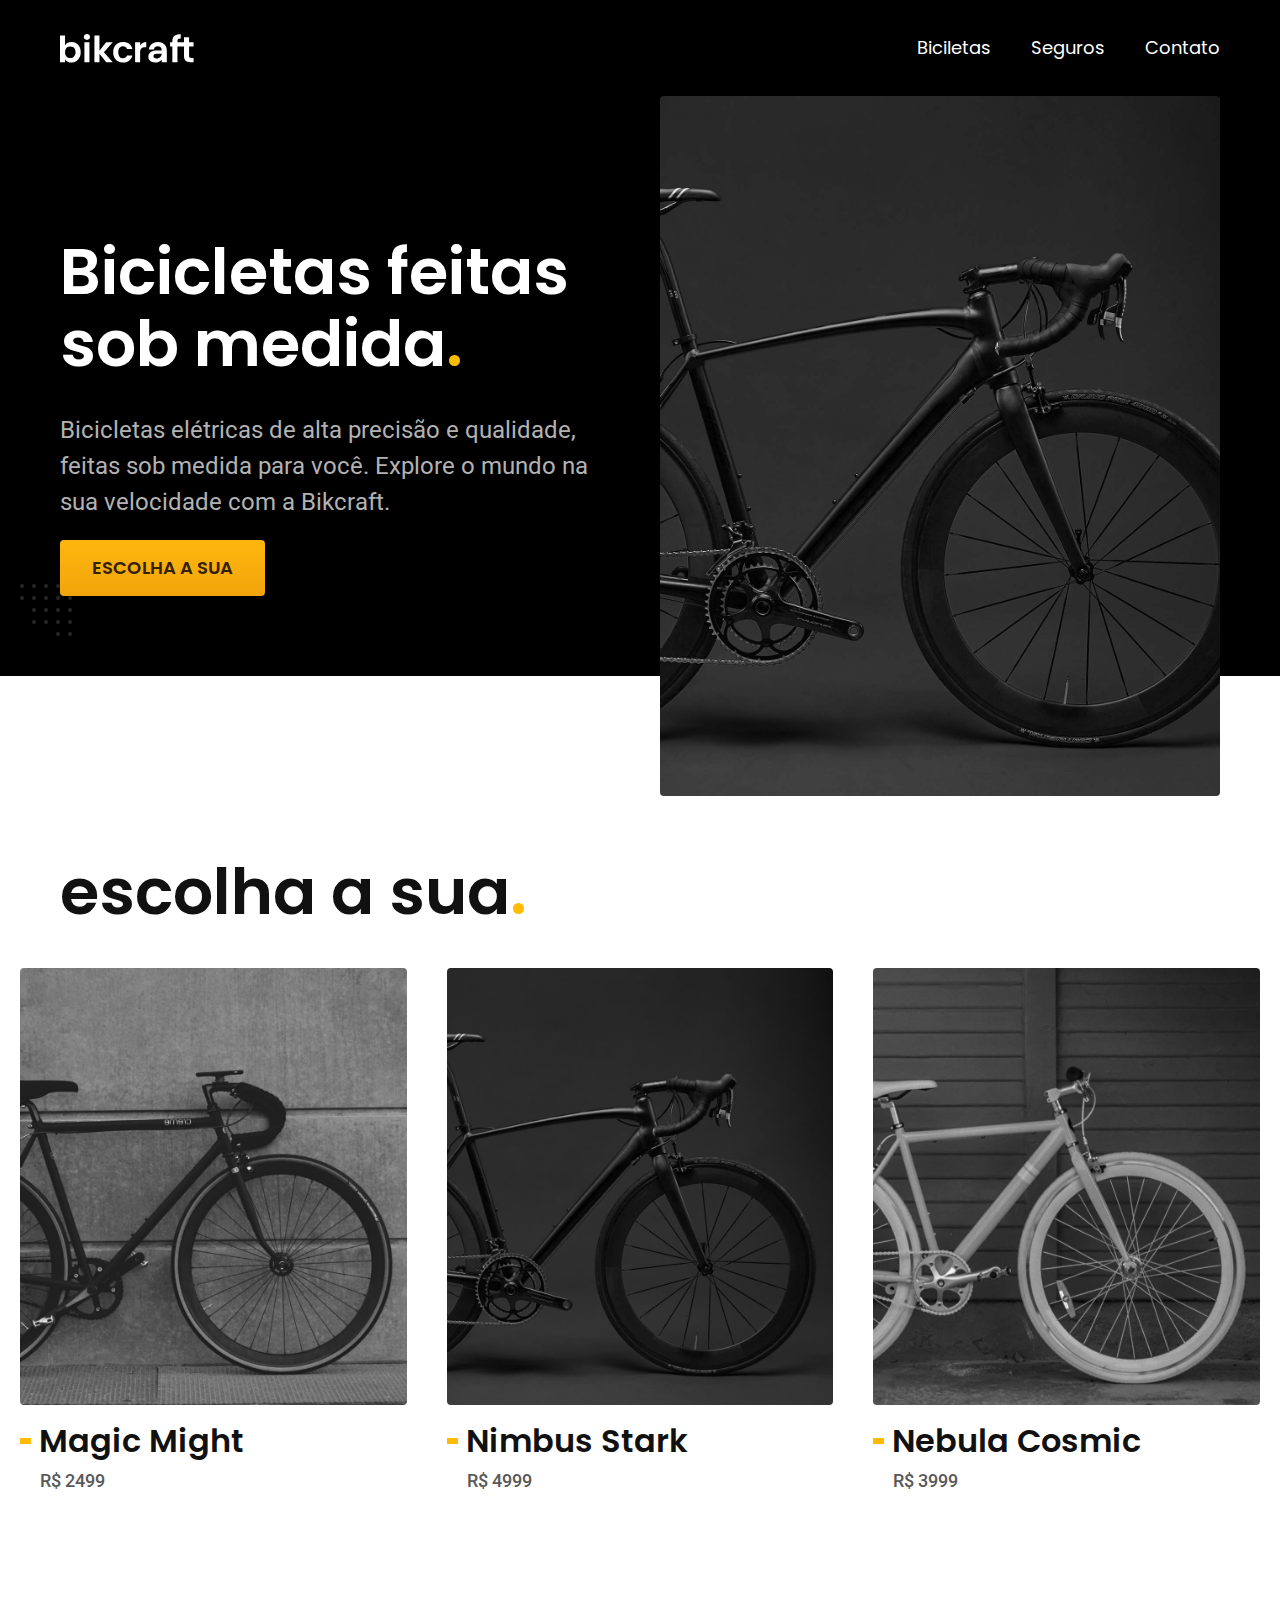
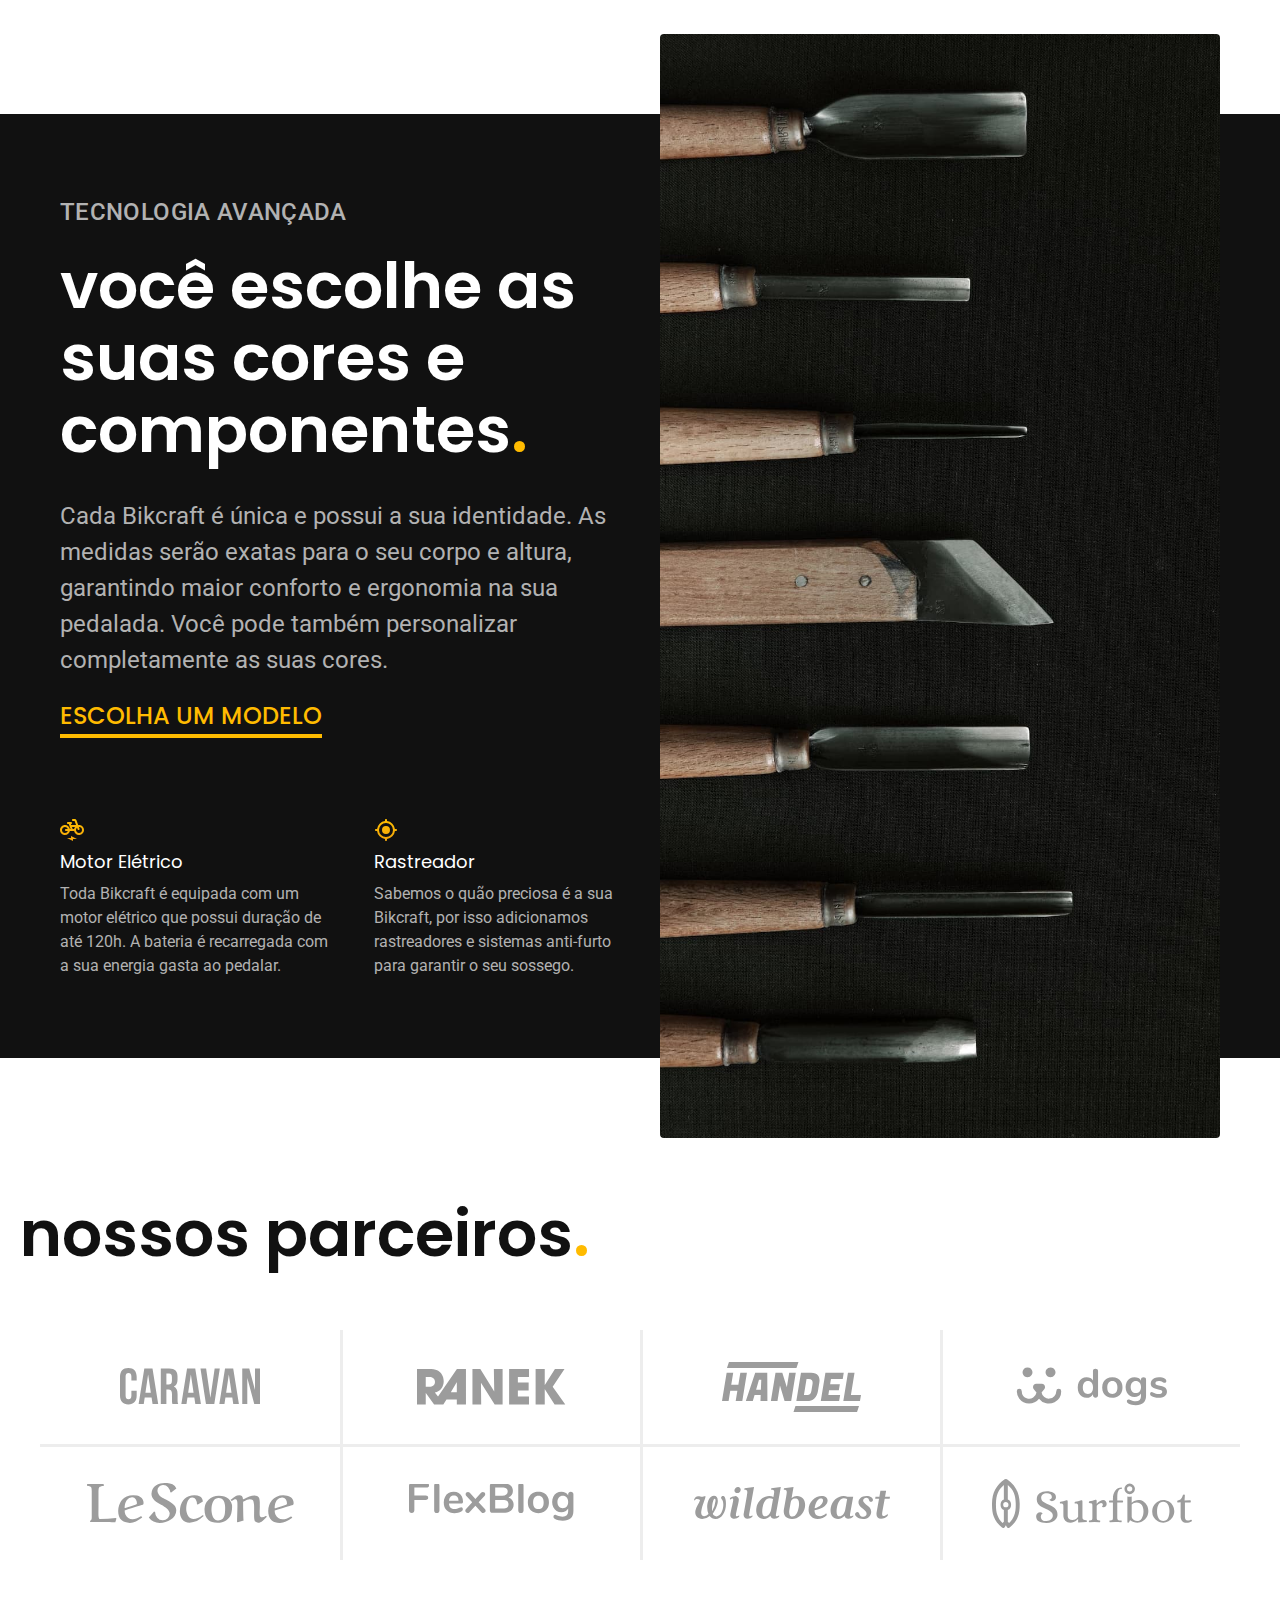
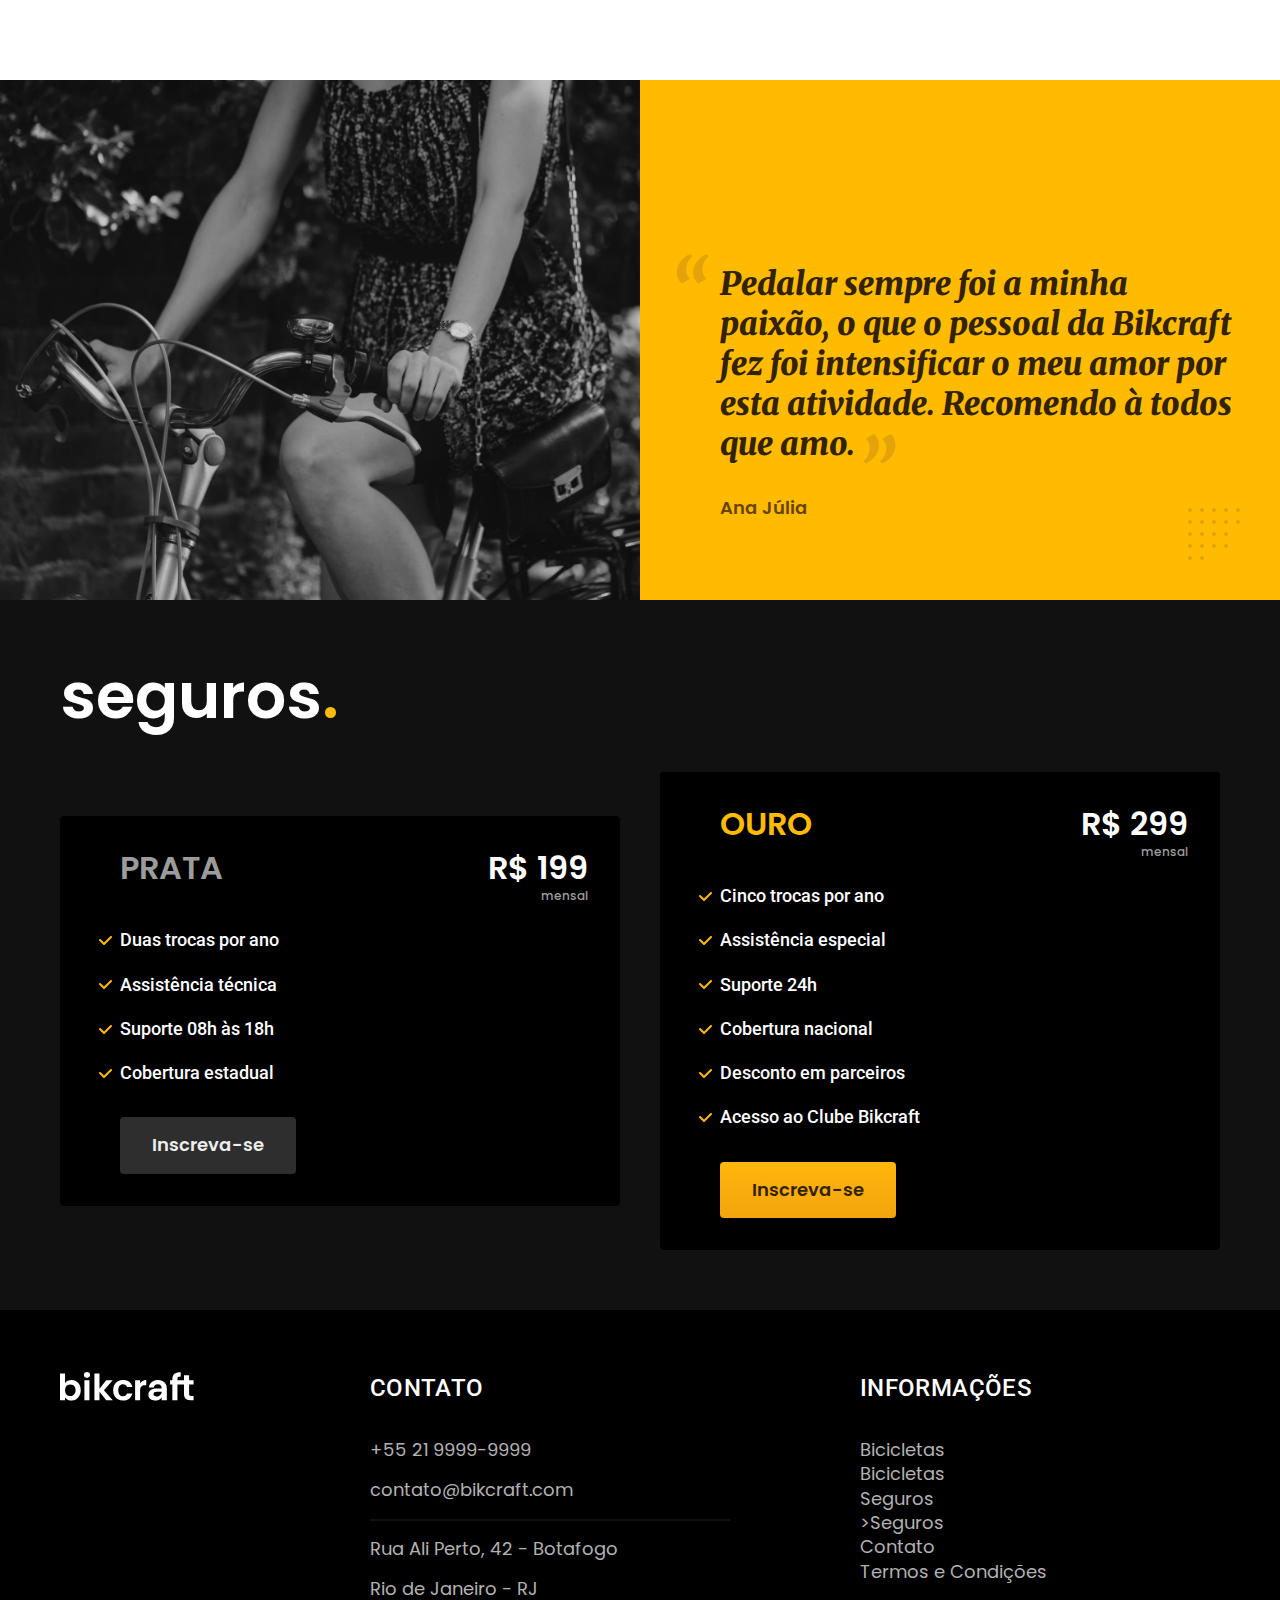
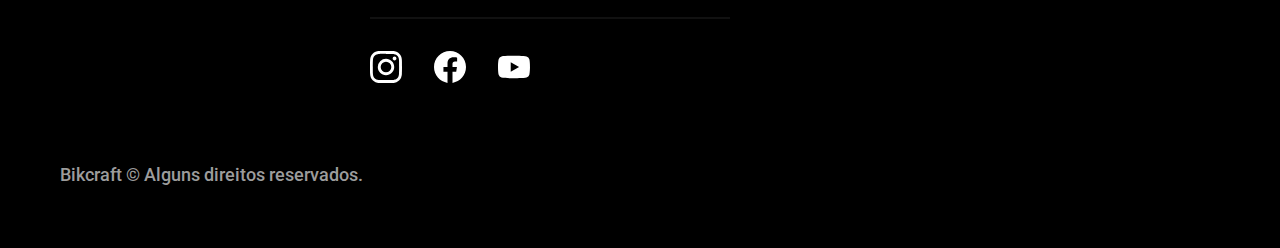
<file: index.html>
<!DOCTYPE html>
<html lang="pt-br">

<head>
  <meta charset="UTF-8" />
  <meta http-equiv="X-UA-Compatible" content="IE=edge" />
  <meta name="viewport" content="width=device-width, initial-scale=1.0" />
  <title>Bikecreaft - Biciletas Eletricas</title>
  <meta name="description"
    content="Bicicletas elétricas de alta precisão e qualidade,  feitas sob medida para o cliente. Explore o mundo na sua velocidade com a Bikcraft." />

  <link rel="icon" href="favicon.svg" type="image/svg+xml">
  <link rel="preload" href="css/style.min.css" as="style">
  <link rel="stylesheet" href="css/style.min.css" />
  <link rel="preconnect" href="https://fonts.googleapis.com" />
  <link rel="preconnect" href="https://fonts.gstatic.com" crossorigin />
  <link
    href="https://fonts.googleapis.com/css2?family=Merriweather:ital,wght@1,900&family=Poppins:wght@400;600&family=Roboto:wght@400;500&display=swap"
    rel="stylesheet" />
  <script>document.documentElement.classList.add('js');</script>
</head>

<body>
  <header class="header-bg">
    <div class="header-container container">
      <a href="index.html" class="brand">
        <img src="asseets/bikcraft.svg" width="136" height="32" alt="Bikecreaft" class="brand-logo" />
      </a>
      <nav aria-label="primaria" class="nav-bar">
        <ul class="heaeder-menu cor-0 font-1-m">
          <li class="header-links">
            <a href="bicicletas.html">Biciletas</a>
          </li>
          <li class="header-links"><a href="seguros.html">Seguros</a></li>
          <li class="header-links"><a href="contato.html">Contato</a></li>
        </ul>
      </nav>
    </div>
  </header>

  <main class="intro-bg">
    <div class="intro container">
      <div class="main-info">
        <p class="main-info-title font-1-xxl cor-0 fadeInDown" data-anime="200">
          Bicicletas feitas sob medida<span class="cor-p1">.</span>
        </p>
        <p class="main-info-txt font-2-l cor-5 fadeInDown" data-anime="400">
          Bicicletas elétricas de alta precisão e qualidade, feitas sob medida
          para você. Explore o mundo na sua velocidade com a Bikcraft.
        </p>
        <a href="bicicletas.html" class="info-bnt fadeInDown" data-anime="600">ESCOLHA A SUA</a>
      </div>
      <picture class="main-pic fadeInDown" data-anime="800">
        <source media="(max-width:800px)" srcset="asseets/bicicletas/nimbus.jpg">
        <img src="./asseets/fotos/introducao.jpg" alt="Bicicleta preta com motor elétrico" />
      </picture>
    </div>
  </main>

  <article class="bike-list">
    <h2 class="title-bike-list font-1-xxl container">
      escolha a sua<span class="cor-p1">.</span>
    </h2>
    <ul class="bike-list-container">
      <li class="bike-list-item">
        <a href="bicicletas/magic.html">
          <img src="asseets/bicicletas/magic-home.jpg" width="920" height="1040" alt="Magic Migth"
            class="bike-list-img" />
          <h3 class="bike-list-name font-1-xl">Magic Might</h3>
          <span class="bike-list-price font-2-m cor-8">R$ 2499</span>
        </a>
      </li>
      <li class="bike-list-item">
        <a href="bicicletas/ninbus.html">
          <img src="asseets/bicicletas/nimbus-home.jpg" width="920" height="1040" alt="Nimbus Stark"
            class="bike-list-img" />
          <h3 class="bike-list-name font-1-xl">Nimbus Stark</h3>
          <span class="bike-list-price font-2-m cor-8">R$ 4999</span>
        </a>
      </li>
      <li class="bike-list-item">
        <a href="bicicletas/nebula.html">
          <img src="asseets/bicicletas/nebula-home.jpg" width="920" height="1040" alt="Nebula Cosmic"
            class="bike-list-img" />
          <h3 class="bike-list-name font-1-xl">Nebula Cosmic</h3>
          <span class="bike-list-price font-2-m cor-8">R$ 3999</span>
        </a>
      </li>
    </ul>
  </article>

  <article id="tecnologia-bg">
    <div class="tecnologia container">
      <div class="container-left">
        <div class="tecnologia-info">
          <span class="tecnologia-info-vantagens font-2-l-b cor-5">Tecnologia Avançada</span>
          <h2 class="tecnologia-info-title font-1-xxl cor-0">
            você escolhe as<br />suas cores e<br />componentes<span class="cor-p1">.</span>
          </h2>
          <p class="tecnologia-info-txt font-2-l cor-5">
            Cada Bikcraft é única e possui a sua identidade. As medidas serão
            exatas para o seu corpo e altura, garantindo maior conforto e
            ergonomia na sua pedalada. Você pode também personalizar
            completamente as suas cores.
          </p>
          <a class="link" href="./bicicletas.html">Escolha um modelo</a>
        </div>
        <div class="tecnologia-vantagens">
          <div class="tecnologia-vantagens-boxes">
            <img src="./asseets/icones/eletrica.svg" alt="icone" width="24" height="24" />
            <h3 class="tecnologia-vantagens-title font-1-m cor-0">
              Motor Elétrico
            </h3>
            <p class="tecnologia-vantagens-txt font-2-s cor-5">
              Toda Bikcraft é equipada com um motor elétrico que possui
              duração de até 120h. A bateria é recarregada com a sua energia
              gasta ao pedalar.
            </p>
          </div>
          <div class="tecnologia-vantagens-boxes">
            <img src="./asseets/icones/rastreador.svg" alt="icone" width="24" height="24" />
            <h3 class="tecnologia-vantagens-title font-1-m cor-0">
              Rastreador
            </h3>
            <p class="tecnologia-vantagens-txt font-2-s cor-5">
              Sabemos o quão preciosa é a sua Bikcraft, por isso adicionamos
              rastreadores e sistemas anti-furto para garantir o seu sossego.
            </p>
          </div>
        </div>
      </div>
      <picture class="container-rigth">
        <img src="asseets/fotos/tecnologia.jpg" width="1200" height="1920" alt="tecnologia" />
      </picture>
    </div>
  </article>

  <section id="parceiros-bg" aria-label="Nossos Parceiros">
    <div class="parceiros">
      <div class="container-top">
        <h3 class="parceiros-title font-1-xxl">
          nossos parceiros<span class="cor-p1">.</span>
        </h3>
      </div>
      <ul class="container-bottom">
        <li class="paceiros-img">
          <img src="asseets/parceiros/caravan.svg" width="140" height="38" alt="parceiros" />
        </li>
        <li class="paceiros-img">
          <img src="asseets/parceiros/ranek.svg" width="149" height="36" alt="parceiros" />
        </li>
        <li class="paceiros-img">
          <img src="asseets/parceiros/handel.svg" width="139" height="50" alt="parceiros" />
        </li>
        <li class="paceiros-img">
          <img src="asseets/parceiros/dogs.svg" width="152" height="39" alt="parceiros" />
        </li>
        <li class="paceiros-img">
          <img src="asseets/parceiros/lescone.svg" width="208" height="51" alt="parceiros" />
        </li>
        <li class="paceiros-img">
          <img src="asseets/parceiros/flexblog.svg" width="165" height="38" alt="parceiros" />
        </li>
        <li class="paceiros-img">
          <img src="asseets/parceiros/wildbeast.svg" width="196" height="34" alt="parceiros" />
        </li>
        <li class="paceiros-img">
          <img src="asseets/parceiros/surfbot.svg" width="200" height="49" alt="parceiros" />
        </li>
      </ul>
    </div>
  </section>

  <section id="depoimento" aria-label="Depoimento">
    <div class="depoimento-left">
      <img src="asseets/fotos/depoimento.jpg" width="1560" height="1360" alt="Pessoa pedalando uma bicicleta bikecraft"
        class="depoimento-tmg" />
    </div>
    <div class="depoimento-rigth">
      <blockquote class="font-1-xl cor-p5 depoimento-txt-top">
        <p class="depoimento-txt-top">
          Pedalar sempre foi a minha paixão, o que o pessoal da Bikcraft fez
          foi intensificar o meu amor por esta atividade. Recomendo à todos
          que amo.
        </p>
      </blockquote>
      <span class="depoimento-txt-bottom font-1-m-b cor-p4">Ana Júlia</span>
    </div>
  </section>

  <article id="seguros-bg" aria-label="Seguros">
    <div class="seguros container">
      <h2 class="seguros-title font-1-xxl cor-0">
        seguros<span class="cor-p1">.</span>
      </h2>
      <div class="tipos-seguros">
        <h3 class="font-1-xl cor-6">PRATA</h3>
        <span class="font-1-xl cor-0">R$ 199 <span class="font-1-xs cor-6">mensal</span></span>
        <ul class="seguro-item font-2-m cor-0">
          <li class="seguro-item-lista">Duas trocas por ano</li>
          <li class="seguro-item-lista">Assistência técnica</li>
          <li class="seguro-item-lista">Suporte 08h às 18h</li>
          <li class="seguro-item-lista">Cobertura estadual</li>
        </ul>
        <a class="info-bnt secundario" href="./orcamento.html?tipo=seguro&produto=prata">Inscreva-se</a>
      </div>
      <div class="tipos-seguros">
        <h3 class="font-1-xl cor-p1">OURO</h3>
        <span class="font-1-xl cor-0">R$ 299 <span class="font-1-xs cor-6">mensal</span></span>
        <ul class="seguro-item font-2-m cor-0">
          <li class="seguro-item-lista">Cinco trocas por ano</li>
          <li class="seguro-item-lista">Assistência especial</li>
          <li class="seguro-item-lista">Suporte 24h</li>
          <li class="seguro-item-lista">Cobertura nacional</li>
          <li class="seguro-item-lista">Desconto em parceiros</li>
          <li class="seguro-item-lista">Acesso ao Clube Bikcraft</li>
        </ul>
        <a class="info-bnt" href="./orcamento.html?tipo=seguro&produto=prata">Inscreva-se</a>
      </div>
    </div>
  </article>

  <footer id="footer-bg">
    <div class="footer container">
      <img src="asseets/bikcraft.svg" width="136" height="32" class="footer-logo-img" alt="bickecraft">
      <div class="footer-container-contato">
        <h3 class="font-2-l-b cor-0">Contato</h3>
        <ul class="font-1-m cor-5 txt">
          <li>+55 21 9999-9999</li>
          <li>contato@bikcraft.com</li>
          <li>Rua Ali Perto, 42 - Botafogo</li>
          <li>Rio de Janeiro - RJ</li>
        </ul>
        <div class="footer-redes">
          <a href="./"><img src="./asseets//redes/instagram.svg" alt="Instagram" width="32" height="32"></a>
          <a href="./"><img src="./asseets//redes/facebook.svg" alt="Facebook" width="32" height="32"></a>
          <a href="./"><img src="./asseets/redes/youtube.svg" alt="Youtube" width="32" height="32"></a>
        </div>
      </div>
      <div class="footer-container-informacoes">
        <h3 class="font-2-l-b cor-0">Informações</h3>
        <nav class="font-1-m cor-5 txt">
          <ul>
            <li><a href="bicicletas.html">Bicicletas</a></li>
            <li <ul>
            <li><a href="./bicicletas.html">Bicicletas</a></li>
            <li><a href="./seguros.html">Seguros</a></li>><a href="seguros.html">Seguros</a></li>
            <li><a href="contato.html">Contato</a></li>
            <li><a href="termos.html">Termos e Condições</a></li>
          </ul>
        </nav>
      </div>
      <p class="font-2-m cor-6 footer-copy">Bikcraft © Alguns direitos reservados.</p>
    </div>
  </footer>
  <script src="js/plugins/simple-anime.js"></script>
  <script src="./js/script.js"></script>
</body>

</html>
</file>
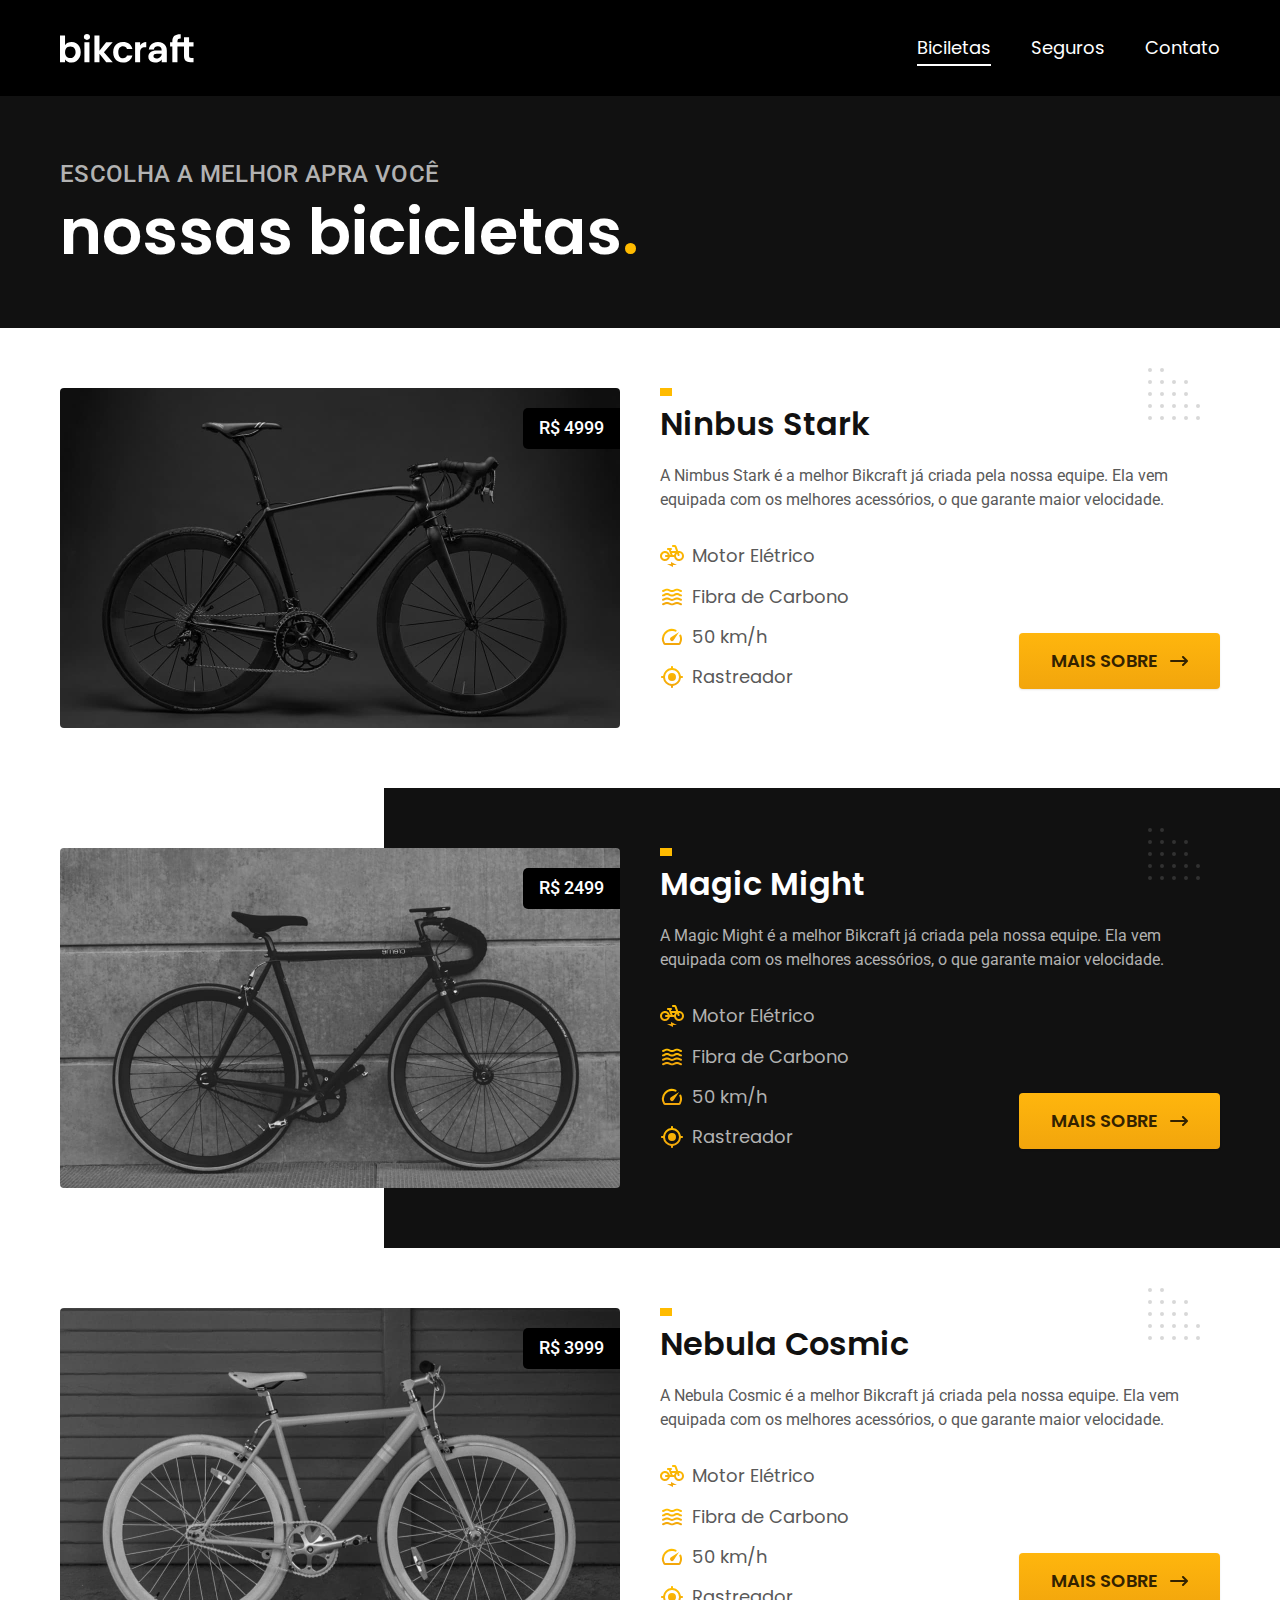
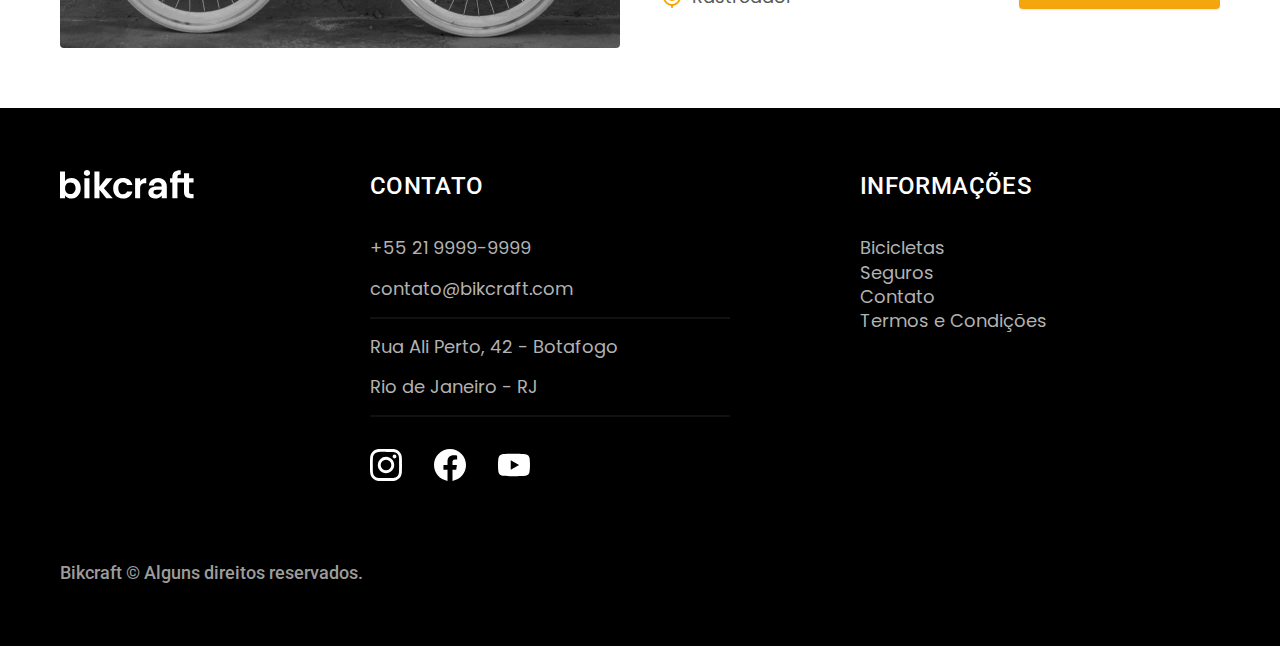
<file: bicicletas.html>
<!DOCTYPE html>
<html lang="pt-br">

<head>
  <meta charset="UTF-8" />
  <meta http-equiv="X-UA-Compatible" content="IE=edge" />
  <meta name="viewport" content="width=device-width, initial-scale=1.0" />
  <title>Biciletas | Bikecreaft</title>
  <meta name="description" content="bicicletas." />
  <link rel="icon" href="favicon.svg" type="image/svg+xml">
  <link rel="preload" href="css/style.min.css" as="style" />
  <link rel="preload" href="css/style.min.css" as="style">
  <link rel="stylesheet" href="css/style.min.css" />
  <link rel="preconnect" href="https://fonts.googleapis.com" />
  <link rel="preconnect" href="https://fonts.gstatic.com" crossorigin />
  <link
    href="https://fonts.googleapis.com/css2?family=Merriweather:ital,wght@1,900&family=Poppins:wght@400;600&family=Roboto:wght@400;500&display=swap"
    rel="stylesheet" />
  <script>document.documentElement.classList.add('js');</script>
</head>

<body>
  <header class="header-bg">
    <div class="header-container container">
      <a href="index.html" class="brand">
        <img src="asseets/bikcraft.svg" alt="Bikecreaft" class="brand-logo" />
      </a>
      <nav aria-label="primaria" class="nav-bar">
        <ul class="heaeder-menu cor-0 font-1-m">
          <li class="header-links">
            <a href="bicicletas.html">Biciletas</a>
          </li>
          <li class="header-links"><a href="seguros.html">Seguros</a></li>
          <li class="header-links"><a href="contato.html">Contato</a></li>
        </ul>
      </nav>
    </div>
  </header>

  <main id="bicicletas">
    <div class="container-top-bg">
      <div class="container-top-titulo container">
        <p class="font-2-l-b cor-5">ESCOLHA A MELHOR APRA VOCÊ</p>
        <h1 class="font-1-xxl cor-0">
          nossas bicicletas<span class="cor-p1">.</span>
        </h1>
      </div>
    </div>

    <div class="bicicletas-container container">
      <div class="bicicleta-container-img">
        <img src="asseets/bicicletas/nimbus.jpg" alt="Bicicleta preta" />
        <span class="font-2-m cor-0">R$ 4999</span>
      </div>
      <div class="bicicleta-container-txt">
        <h2 class="font-1-xl">Ninbus Stark</h2>
        <p class="font-2-s cor-8">
          A Nimbus Stark é a melhor Bikcraft já criada pela nossa equipe. Ela
          vem equipada com os melhores acessórios, o que garante maior
          velocidade.
        </p>
        <ul class="bicicleta-container-info font-1-m cor-8">
          <li>
            <img src="asseets/icones/eletrica.svg" alt="img-motor" />
            <span>Motor Elétrico</span>
          </li>
          <li>
            <img src="asseets/icones/carbono.svg" alt="img-Fibra" />
            <span>Fibra de Carbono</span>
          </li>
          <li>
            <img src="asseets/icones/velocidade.svg" alt="img-velociade" />
            <span>50 km/h</span>
          </li>
          <li>
            <img src="asseets/icones/rastreador.svg" alt="img-Rastreador" />
            <span>Rastreador</span>
          </li>
        </ul>
        <a class="info-bnt seta" href="bicicletas/ninbus.html">MAIS SOBRE</a>
      </div>
    </div>

    <div class="bicicletas-bg">
      <div class="bicicletas-container container">
        <div class="bicicleta-container-img">
          <img src="asseets/bicicletas/magic.jpg" alt="Bicicleta preta" />
          <span class="font-2-m cor-0">R$ 2499</span>
        </div>
        <div class="bicicleta-container-txt">
          <h2 class="font-1-xl cor-0">Magic Might</h2>
          <p class="font-2-s cor-5">
            A Magic Might é a melhor Bikcraft já criada pela nossa equipe. Ela
            vem equipada com os melhores acessórios, o que garante maior
            velocidade.
          </p>
          <ul class="bicicleta-container-info font-1-m cor-5">
            <li>
              <img src="asseets/icones/eletrica.svg" alt="img-motor" />
              <span>Motor Elétrico</span>
            </li>
            <li>
              <img src="asseets/icones/carbono.svg" alt="img-Fibra" />
              <span>Fibra de Carbono</span>
            </li>
            <li>
              <img src="asseets/icones/velocidade.svg" alt="img-velociade" />
              <span>50 km/h</span>
            </li>
            <li>
              <img src="asseets/icones/rastreador.svg" alt="img-Rastreador" />
              <span>Rastreador</span>
            </li>
          </ul>
          <a class="info-bnt seta" href="bicicletas/magic.html">MAIS SOBRE</a>
        </div>
      </div>
    </div>

    <div class="bicicletas-container container">
      <div class="bicicleta-container-img">
        <img src="asseets/bicicletas/nebula.jpg" alt="Bicicleta preta" />
        <span class="font-2-m cor-0">R$ 3999</span>
      </div>
      <div class="bicicleta-container-txt">
        <h2 class="font-1-xl">Nebula Cosmic</h2>
        <p class="font-2-s cor-8">
          A Nebula Cosmic é a melhor Bikcraft já criada pela nossa equipe. Ela
          vem equipada com os melhores acessórios, o que garante maior
          velocidade.
        </p>
        <ul class="bicicleta-container-info font-1-m cor-8">
          <li>
            <img src="asseets/icones/eletrica.svg" alt="img-motor" />
            <span>Motor Elétrico</span>
          </li>
          <li>
            <img src="asseets/icones/carbono.svg" alt="img-Fibra" />
            <span>Fibra de Carbono</span>
          </li>
          <li>
            <img src="asseets/icones/velocidade.svg" alt="img-velociade" />
            <span>50 km/h</span>
          </li>
          <li>
            <img src="asseets/icones/rastreador.svg" alt="img-Rastreador" />
            <span>Rastreador</span>
          </li>
        </ul>
        <a class="info-bnt seta" href="bicicletas/nebula.html">MAIS SOBRE</a>
      </div>
    </div>
  </main>

  <footer id="footer-bg">
    <div class="footer container">
      <img src="asseets/bikcraft.svg" class="footer-logo-img" alt="bickecraft" />
      <div class="footer-container-contato">
        <h3 class="font-2-l-b cor-0">Contato</h3>
        <ul class="font-1-m cor-5 txt">
          <li>+55 21 9999-9999</li>
          <li>contato@bikcraft.com</li>
          <li>Rua Ali Perto, 42 - Botafogo</li>
          <li>Rio de Janeiro - RJ</li>
        </ul>
        <div class="footer-redes">
          <a href="./"><img src="./asseets//redes/instagram.svg" alt="Instagram" width="32" height="32" /></a>
          <a href="./"><img src="./asseets//redes/facebook.svg" alt="Facebook" width="32" height="32" /></a>
          <a href="./"><img src="./asseets/redes/youtube.svg" alt="Youtube" width="32" height="32" /></a>
        </div>
      </div>
      <div class="footer-container-informacoes">
        <h3 class="font-2-l-b cor-0">Informações</h3>
        <nav class="font-1-m cor-5 txt">
          <ul>
            <li><a href="bicicletas.html">Bicicletas</a></li>
            <li><a href="seguros.html">Seguros</a></li>
            <li><a href="contato.html">Contato</a></li>
            <li><a href="termos.html">Termos e Condições</a></li>
          </ul>
        </nav>
      </div>
      <p class="font-2-m cor-6 footer-copy">
        Bikcraft © Alguns direitos reservados.
      </p>
    </div>
  </footer>
  <script src="./js/script.js"></script>
</body>

</html>
</file>
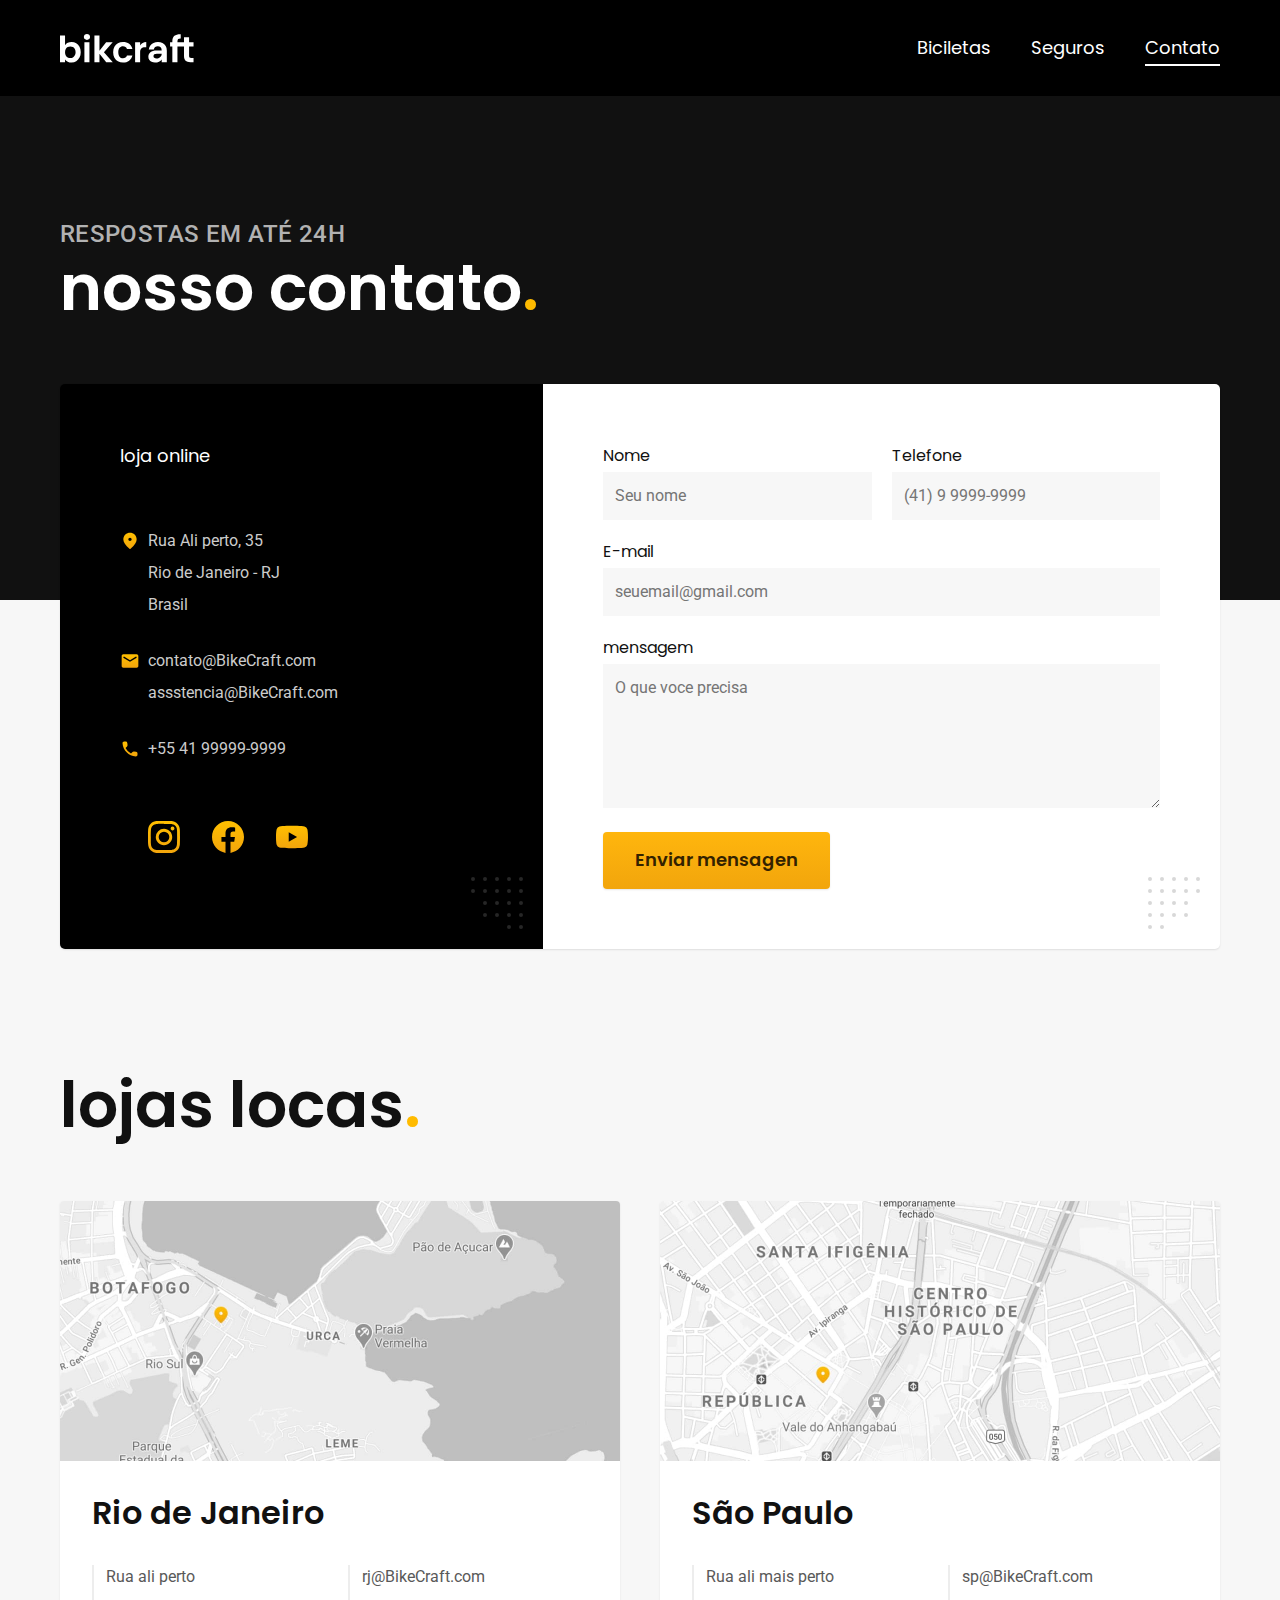
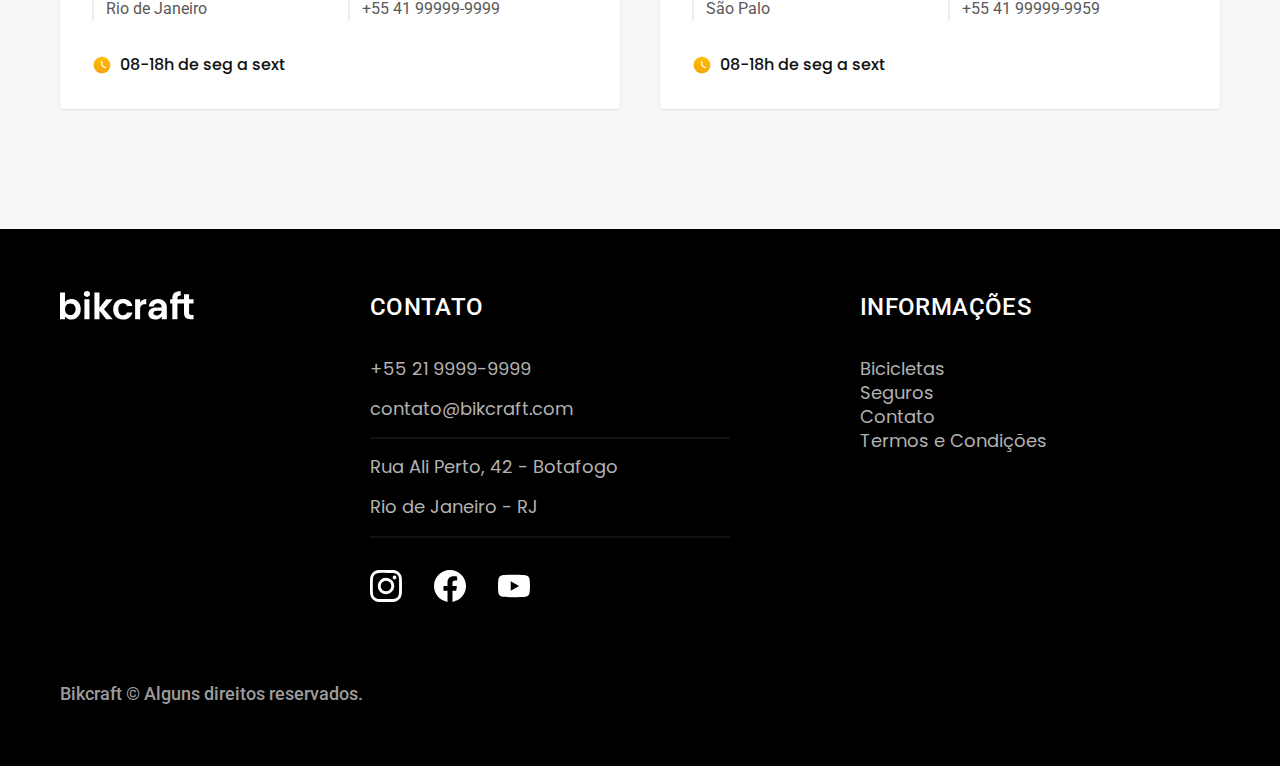
<file: contato.html>
<!DOCTYPE html>
<html lang="pt-br">

<head>
  <meta charset="UTF-8" />
  <meta http-equiv="X-UA-Compatible" content="IE=edge" />
  <meta name="viewport" content="width=device-width, initial-scale=1.0" />
  <title>Contato</title>
  <meta name="description" content="Contato BikeCraft" />
  <link rel="icon" href="favicon.svg" type="image/svg+xml">
  <link rel="preload" href="css/style.min.css" as="style" />
  <link rel="preload" href="css/style.min.css" as="style">
  <link rel="stylesheet" href="css/style.min.css" />
  <link rel="preconnect" href="https://fonts.googleapis.com" />
  <link rel="preconnect" href="https://fonts.gstatic.com" crossorigin />
  <link
    href="https://fonts.googleapis.com/css2?family=Merriweather:ital,wght@1,900&family=Poppins:wght@400;600&family=Roboto:wght@400;500&display=swap"
    rel="stylesheet" />
  <script>document.documentElement.classList.add('js');</script>
</head>

<body id="contato">
  <header class="header-bg">
    <div class="header-container container">
      <a href="index.html" class="brand">
        <img src="asseets/bikcraft.svg" alt="Bikecreaft" class="brand-logo" />
      </a>
      <nav aria-label="primaria" class="nav-bar">
        <ul class="heaeder-menu cor-0 font-1-m">
          <li class="header-links">
            <a href="bicicletas.html">Biciletas</a>
          </li>
          <li class="header-links"><a href="seguros.html">Seguros</a></li>
          <li class="header-links"><a href="contato.html">Contato</a></li>
        </ul>
      </nav>
    </div>
  </header>

  <main>
    <div class="container-top-bg">
      <div class="titulo-bg">
        <p class="font-2-l-b cor-5">Respostas em até 24h</p>
        <h1 class="font-1-xxl cor-0">
          nosso contato<span class="cor-p1">.</span>
        </h1>
      </div>
    </div>
    <div class="main-contaienr container">
      <section class="endereço-container" aria-label="endereço">
        <div class="title-contaienr">
          <p class="font-1-m cor-0">loja online</p>
        </div>
        <div class="endereço-contaienr font-2-s cor-4">
          <p class="">Rua Ali perto, 35</p>
          <p class="">Rio de Janeiro - RJ</p>
          <p class="">Brasil</p>
        </div>
        <address class="meios-contato font-2-s cor-4">
          <a href="mailto:contato@BikeCraft.com">contato@BikeCraft.com</a>
          <a href="mailto:assstencia@BikeCraft.com">assstencia@BikeCraft.com</a>
          <a href="tel:+554199999999">+55 41 99999-9999</a>
        </address>

        <div class="redes-contaienr">
          <a href="./"><img src="./asseets//redes/instagram-p.svg" alt="Instagram" width="32" height="32" /></a>
          <a href="./"><img src="./asseets//redes/facebook-p.svg" alt="Facebook" width="32" height="32" /></a>
          <a href="./"><img src="./asseets/redes/youtube-p.svg" alt="Youtube" width="32" height="32" /></a>
        </div>
      </section>

      <section aria-label="formulario" class="formulario-contaienr">
        <form action="./contato.html" class="info-formulario">
          <div class="nome">
            <label for="Nome">Nome</label>
            <input type="text" id="Nome" name="Name" placeholder="Seu nome" />
          </div>
          <div class="telefone">
            <label for="Telefone">Telefone</label>
            <input type="text" id="Telefone" name="Name" placeholder="(41) 9 9999-9999" />
          </div>
          <div class="email col-2">
            <label for="E-mail">E-mail</label>
            <input type="email" id="E-mail" name="Name" placeholder="seuemail@gmail.com" />
          </div>
          <div class="mensagem col-2">
            <label for="mensagem">mensagem</label>
            <textarea rows="5" name="mensagem" id="mensagem" placeholder="O que voce precisa"></textarea>
          </div>
          <button class="info-bnt col-2" href="">Enviar mensagen</button>
        </form>
      </section>
    </div>

    <article class="lojas container">
      <h2 class="font-1-xxl">lojas locas<span class="cor-p1">.</span> </h2>
      <div class="lojas-item">
        <img src="./asseets/lojas/rj.jpg" alt="mapa rio">
        <div class="lojas-conteudo">
          <h3 class="font-1-xl">Rio de Janeiro</h3>
          <div class="lojas-dados font-2-s cor-8">
            <p>Rua ali perto</p>
            <p>Rio de Janeiro</p>
          </div>
          <div class="lojas-dados font-2-s cor-8">
            <a href="mailto:rj@BikeCraft.com">rj@BikeCraft.com</a>
            <a href="tel:+554199999999">+55 41 99999-9999</a>
          </div>
          <p class="lojas-tempo font-1-s"><img src="asseets/icones/horario.svg"> 08-18h de seg a sext</p>
        </div>
      </div>
      <div class="lojas-item">
        <img src="./asseets/lojas/sp.jpg" alt="mapa sp">
        <div class="lojas-conteudo">
          <h3 class="font-1-xl">São Paulo</h3>
          <div class="lojas-dados font-2-s cor-8">
            <p>Rua ali mais perto</p>
            <p>São Palo</p>
          </div>
          <div class="lojas-dados font-2-s cor-8">
            <a href="mailto:sp@BikeCraft.com">sp@BikeCraft.com</a>
            <a href="tel:+554199999999">+55 41 99999-9959</a>
          </div>
          <p class="lojas-tempo font-1-s"><img src="asseets/icones/horario.svg"> 08-18h de seg a sext</p>
        </div>
      </div>
    </article>
  </main>

  <footer id="footer-bg">
    <div class="footer container">
      <img src="asseets/bikcraft.svg" class="footer-logo-img" alt="bickecraft" />
      <div class="footer-container-contato">
        <h3 class="font-2-l-b cor-0">Contato</h3>
        <ul class="font-1-m cor-5 txt">
          <li>+55 21 9999-9999</li>
          <li>contato@bikcraft.com</li>
          <li>Rua Ali Perto, 42 - Botafogo</li>
          <li>Rio de Janeiro - RJ</li>
        </ul>
        <div class="footer-redes">
          <a href="./"><img src="./asseets//redes/instagram.svg" alt="Instagram" width="32" height="32" /></a>
          <a href="./"><img src="./asseets//redes/facebook.svg" alt="Facebook" width="32" height="32" /></a>
          <a href="./"><img src="./asseets/redes/youtube.svg" alt="Youtube" width="32" height="32" /></a>
        </div>
      </div>
      <div class="footer-container-informacoes">
        <h3 class="font-2-l-b cor-0">Informações</h3>
        <nav class="font-1-m cor-5 txt">
          <ul>
            <li><a href="bicicletas.html">Bicicletas</a></li>
            <li><a href="seguros.html">Seguros</a></li>
            <li><a href="contato.html">Contato</a></li>
            <li><a href="termos.html">Termos e Condições</a></li>
          </ul>
        </nav>
      </div>
      <p class="font-2-m cor-6 footer-copy">
        Bikcraft © Alguns direitos reservados.
      </p>
    </div>
  </footer>
  <script src="./js/script.js"></script>
</body>

</html>
</file>
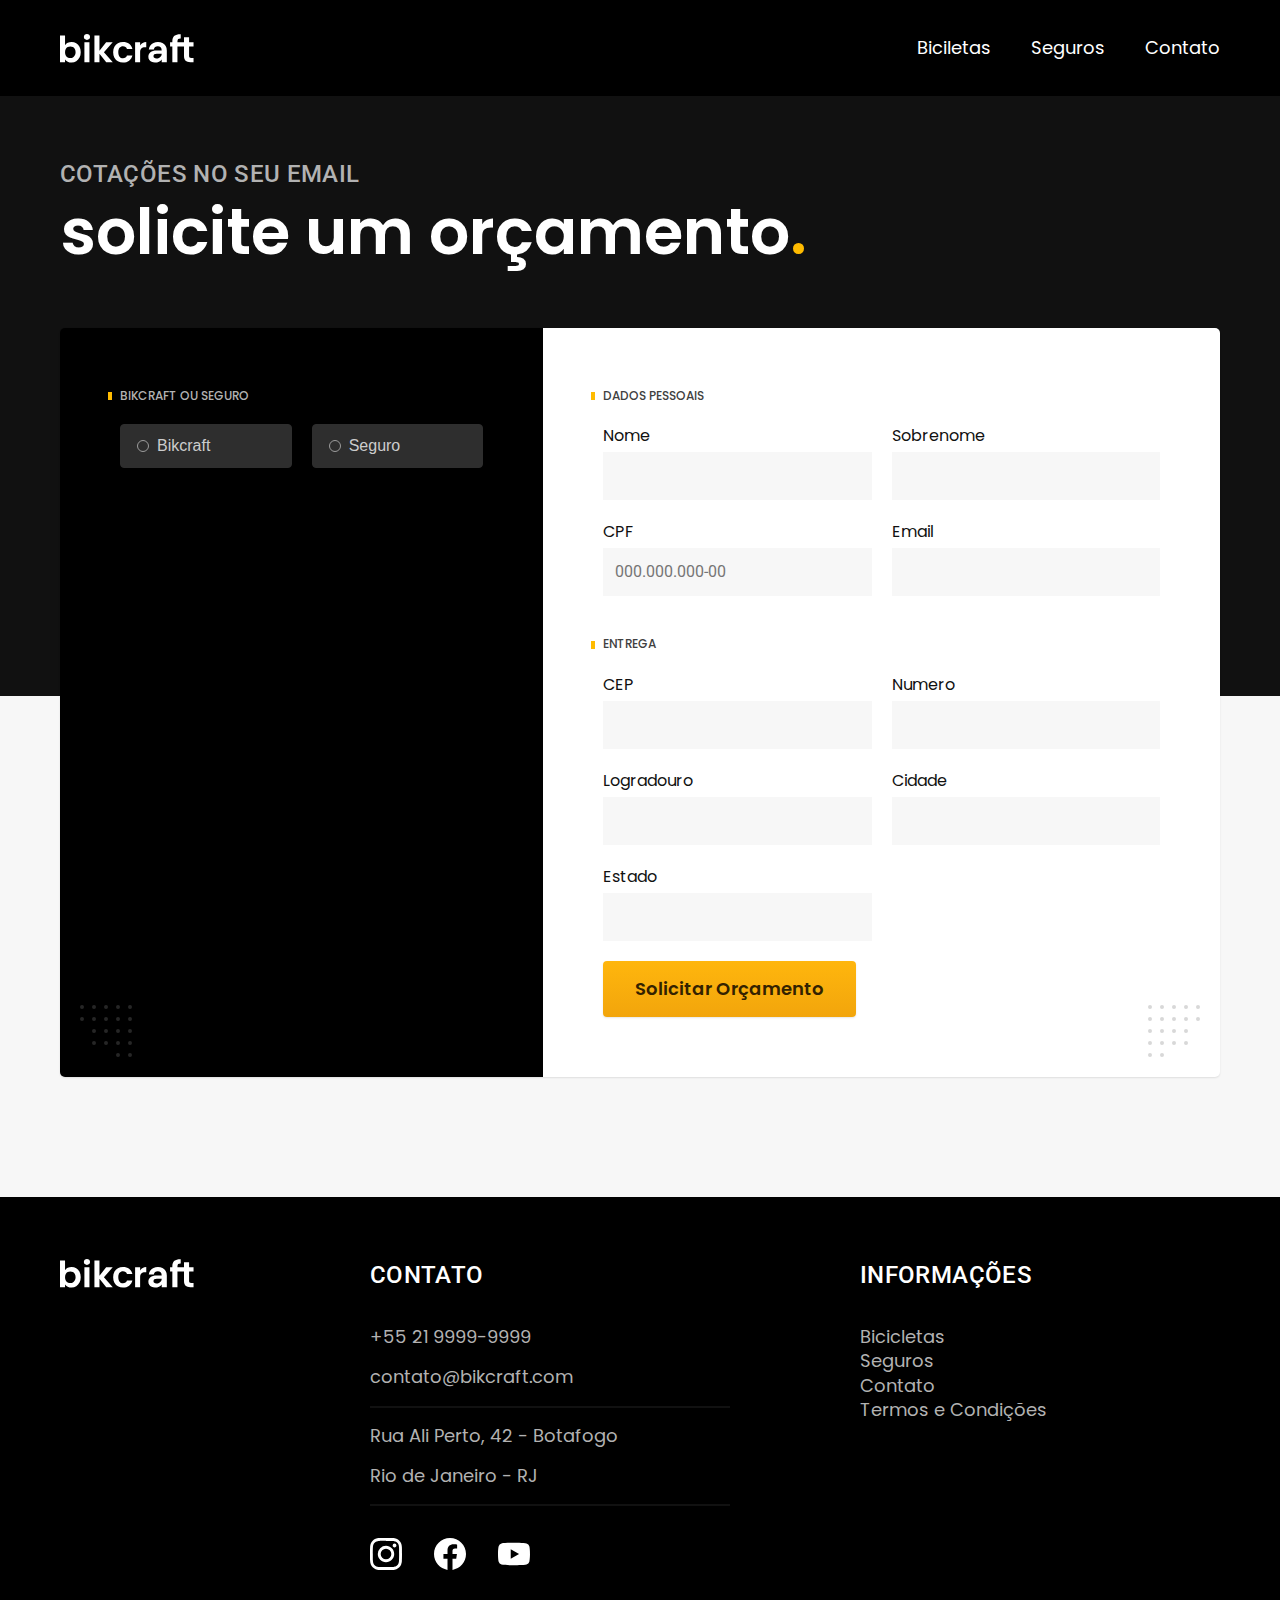
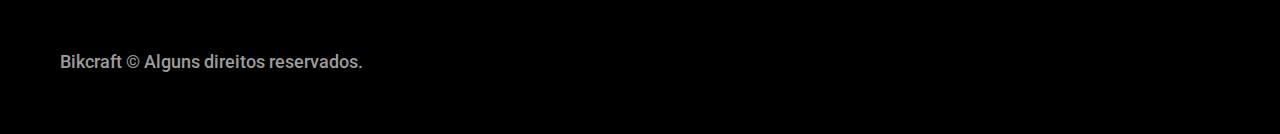
<file: orcamento.html>
<!DOCTYPE html>
<html lang="pt-br">

<head>
  <meta charset="UTF-8" />
  <meta http-equiv="X-UA-Compatible" content="IE=edge" />
  <meta name="viewport" content="width=device-width, initial-scale=1.0" />
  <title>Orçamento</title>
  <meta name="description"
    content="Bicicletas elétricas de alta precisão e qualidade,  feitas sob medida para o cliente. Explore o mundo na sua velocidade com a Bikcraft." />
  <link rel="icon" href="favicon.svg" type="image/svg+xml">
  <link rel="preload" href="css/style.min.css" as="style" />
  <link rel="preload" href="css/style.min.css" as="style">
  <link rel="stylesheet" href="css/style.min.css" />
  <link rel="preconnect" href="https://fonts.googleapis.com" />
  <link rel="preconnect" href="https://fonts.gstatic.com" crossorigin />
  <link
    href="https://fonts.googleapis.com/css2?family=Merriweather:ital,wght@1,900&family=Poppins:wght@400;600&family=Roboto:wght@400;500&display=swap"
    rel="stylesheet" />
  <script>document.documentElement.classList.add('js');</script>
</head>

<body>
  <header class="header-bg">
    <div class="header-container container">
      <a href="index.html" class="brand">
        <img src="asseets/bikcraft.svg" alt="Bikecreaft" class="brand-logo" />
      </a>
      <nav aria-label="primaria" class="nav-bar">
        <ul class="heaeder-menu cor-0 font-1-m">
          <li class="header-links">
            <a href="bicicletas.html">Biciletas</a>
          </li>
          <li class="header-links"><a href="seguros.html">Seguros</a></li>
          <li class="header-links"><a href="contato.html">Contato</a></li>
        </ul>
      </nav>
    </div>
  </header>

  <main id="orcamento">
    <div class="container-top-bg">
      <div class="container-top-titulo container">
        <p class="font-2-l-b cor-5">Cotações no seu email</p>
        <h1 class="font-1-xxl cor-0">solicite um orçamento<span class="cor-p1">.</span></h1>
      </div>
    </div>

    <form class="orcamento container" action="">
      <div class="orcamento-produto">
        <h2 class="font-1-xs cor-5">Bikcraft ou seguro</h2>

        <input type="radio" name="tipo" value="bikcraft" id="bikcraft">
        <label for="bikcraft">Bikcraft</label>

        <input type="radio" name="tipo" value="seguro" id="seguro">
        <label for="seguro">Seguro</label>

        <div class="orcamento-conteudo" id="orcamento-bikcraft">
          <h2 class="font-1-xs cor-5">Escolha a sua</h2>

          <input type="radio" name="produto" value="ninbus" id="ninbus">
          <label for="ninbus">Ninbus Stark <span>R$4900,00</span> </label>
          <div class="orcamento-detalhes">
            <ul class="font-1-xs cor-8">
              <li><img src="asseets/icones/eletrica.svg" alt="icones">Motor eletrico</li>
              <li><img src="asseets/icones/carbono.svg" alt="icones">Fibra de carbono</li>
              <li><img src="asseets/icones/velocidade.svg" alt="icones">50km/h</li>
              <li><img src="asseets/icones/rastreador.svg" alt="icones">rastreador</li>
            </ul>
            <img src="asseets/bicicletas/nimbus.jpg" alt="ninbus">
          </div>


          <input type="radio" name="produto" value="magic" id="magic">
          <label for="magic">Magic Migth <span>R$2499,00</span></label>
          <div class="orcamento-detalhes">
            <ul class="font-1-xs cor-8">
              <li><img src="asseets/icones/eletrica.svg" alt="icone">Motor eletrico</li>
              <li><img src="asseets/icones/carbono.svg" alt="icone">Fibra de carbono</li>
              <li><img src="asseets/icones/velocidade.svg" alt="icone">40km/h</li>
              <li><img src="asseets/icones/rastreador.svg" alt="icone">Rastreados</li>
            </ul>
            <img src="asseets/bicicletas/magic.jpg" alt="Magic">
          </div>

          <input type="radio" name="produto" value="Nebula" id="nebula">
          <label for="Nebula">Nebula Cosmic <span>R$3999,00</span></label>
          <div class="orcamento-detalhes">
            <ul class="font-1-xs cor-8">
              <li><img src="asseets/icones/eletrica.svg" alt="icone">Motor eletrico</li>
              <li><img src="asseets/icones/carbono.svg" alt="icone">Fibra de carbono</li>
              <li><img src="asseets/icones/velocidade.svg" alt="icone">45km/h</li>
              <li><img src="asseets/icones/rastreador.svg" alt="icone">Rastreados</li>
            </ul>
            <img src="asseets/bicicletas/nebula.jpg" alt="Nebula">
          </div>

        </div>

        <div class="orcamento-conteudo" id="orcamento-seguro">
          <h2 class="font-1-xs cor-5">Escolha o plano</h2>

          <input type="radio" name="produto" value="prata" id="prata">
          <label for="Prata">Prata<span>R$199,00</span> </label>

          <input type="radio" name="produto" value="ouro" id="ouro">
          <label for="Ouro">Ouro<span>R$299,00</span></label>

        </div>

      </div>

      <div class="orcamento-dados info-formulario">
        <h2 class="font-1-xs cor-9 col-2">Dados Pessoais</h2>
        <div>
          <label for="Nome">Nome</label>
          <input type="text" id="Nome" name="Name" />
        </div>
        <div>
          <label for="sobrenome">Sobrenome</label>
          <input type="text" id="sobrenome" name="sobrenome" />
        </div>
        <div>
          <label for="CPF">CPF</label>
          <input type="text" id="CPF" name="CPF" placeholder="000.000.000-00" />
        </div>
        <div>
          <label for="email">Email</label>
          <input type="text" id="email" name="email" />
        </div>

        <h2 class="font-1-xs cor-9 col-2">Entrega</h2>
        <div>
          <label for="CEP">CEP</label>
          <input type="text" id="CEP" name="CEP" />
        </div>
        <div>
          <label for="Numero">Numero</label>
          <input type="text" id="Numero" name="Numero" />
        </div>
        <div>
          <label for="Logradouro">Logradouro</label>
          <input type="text" id="Logradouro" name="Logradouro" />
        </div>
        <div>
          <label for="Cidade">Cidade</label>
          <input type="text" id="Cidade" name="Cidade" />
        </div>
        <div>
          <label for="Estado">Estado</label>
          <input type="text" id="Estado" name="Estado" />
        </div>
        <button class="info-bnt col-2">Solicitar Orçamento</button>
      </div>
    </form>
  </main>

  <footer id="footer-bg">
    <div class="footer container">
      <img src="asseets/bikcraft.svg" class="footer-logo-img" alt="bickecraft" />
      <div class="footer-container-contato">
        <h3 class="font-2-l-b cor-0">Contato</h3>
        <ul class="font-1-m cor-5 txt">
          <li>+55 21 9999-9999</li>
          <li>contato@bikcraft.com</li>
          <li>Rua Ali Perto, 42 - Botafogo</li>
          <li>Rio de Janeiro - RJ</li>
        </ul>
        <div class="footer-redes">
          <a href="./"><img src="./asseets//redes/instagram.svg" alt="Instagram" width="32" height="32" /></a>
          <a href="./"><img src="./asseets//redes/facebook.svg" alt="Facebook" width="32" height="32" /></a>
          <a href="./"><img src="./asseets/redes/youtube.svg" alt="Youtube" width="32" height="32" /></a>
        </div>
      </div>
      <div class="footer-container-informacoes">
        <h3 class="font-2-l-b cor-0">Informações</h3>
        <nav class="font-1-m cor-5 txt">
          <ul>
            <li><a href="bicicletas.html">Bicicletas</a></li>
            <li><a href="seguros.html">Seguros</a></li>
            <li><a href="contato.html">Contato</a></li>
            <li><a href="termos.html">Termos e Condições</a></li>
          </ul>
        </nav>
      </div>
      <p class="font-2-m cor-6 footer-copy">
        Bikcraft © Alguns direitos reservados.
      </p>
    </div>
  </footer>
  <script src="./js/script.js"></script>
</body>

</html>
</file>
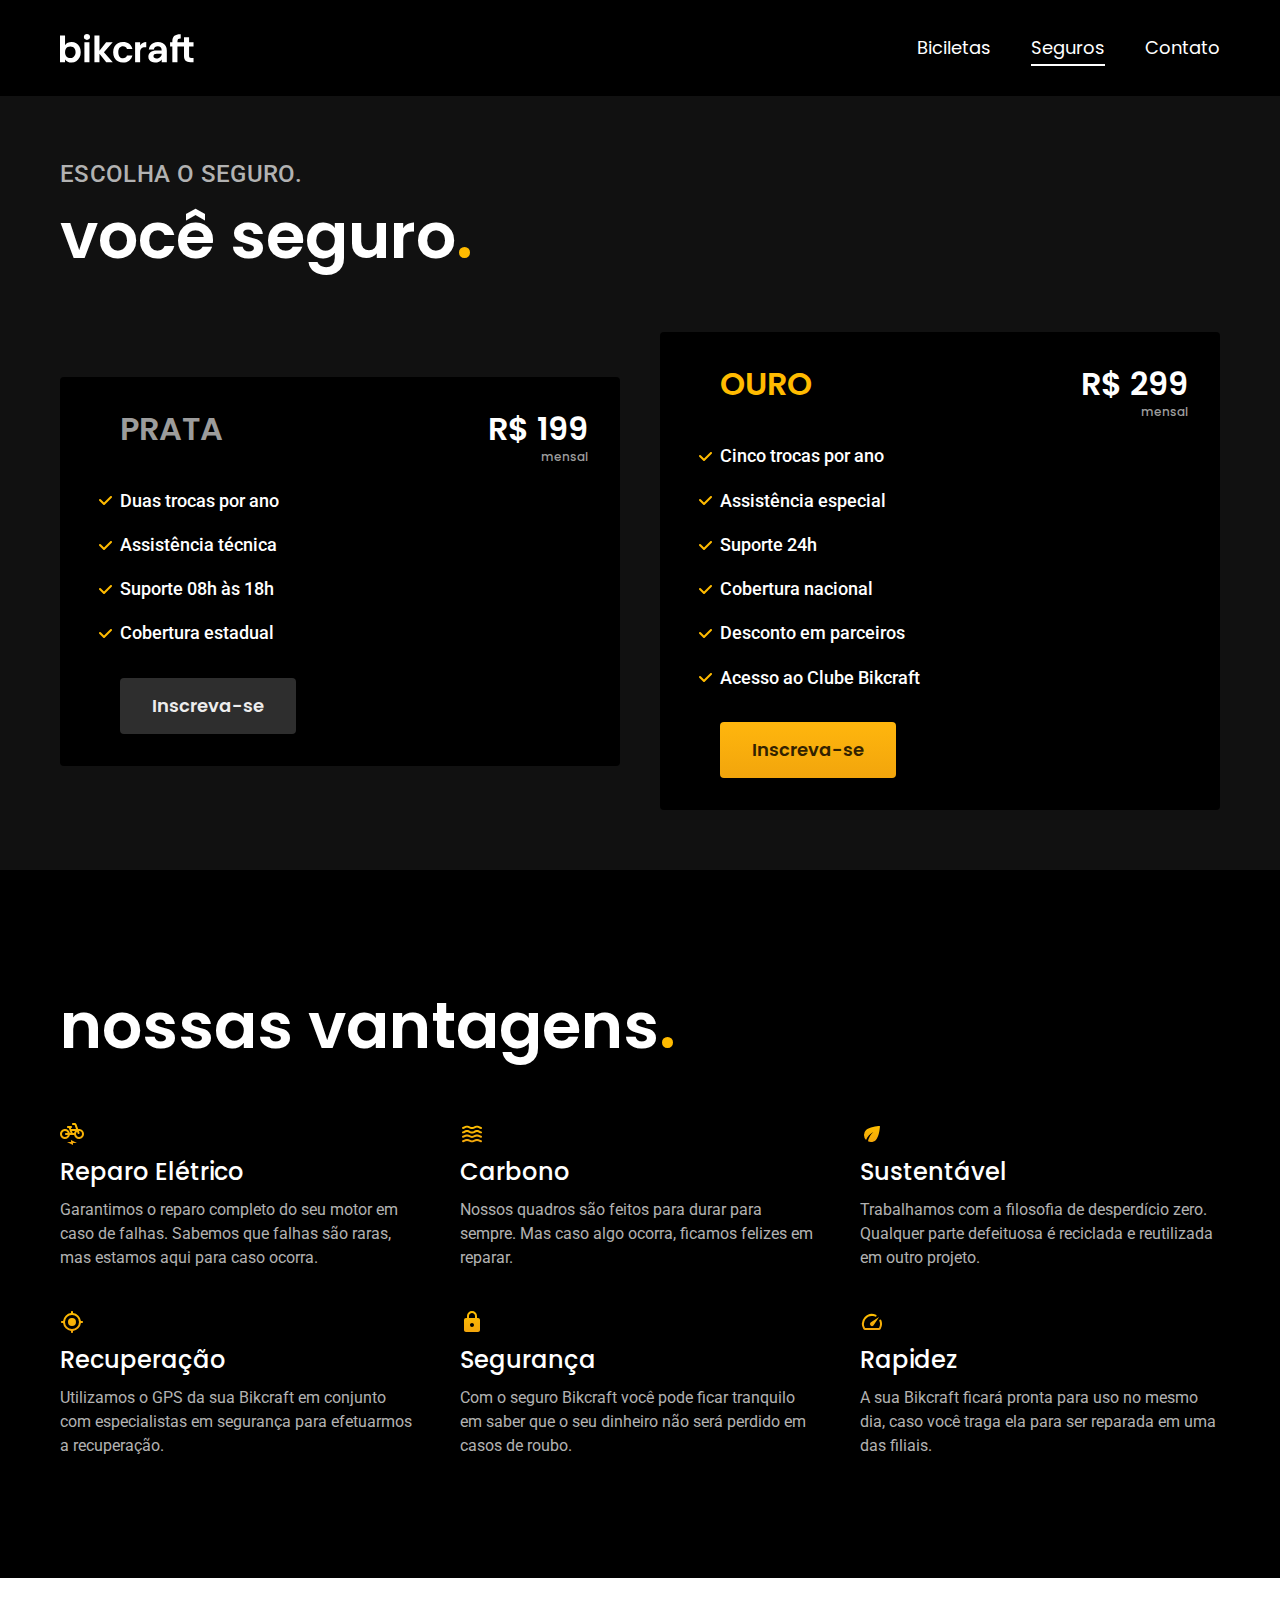
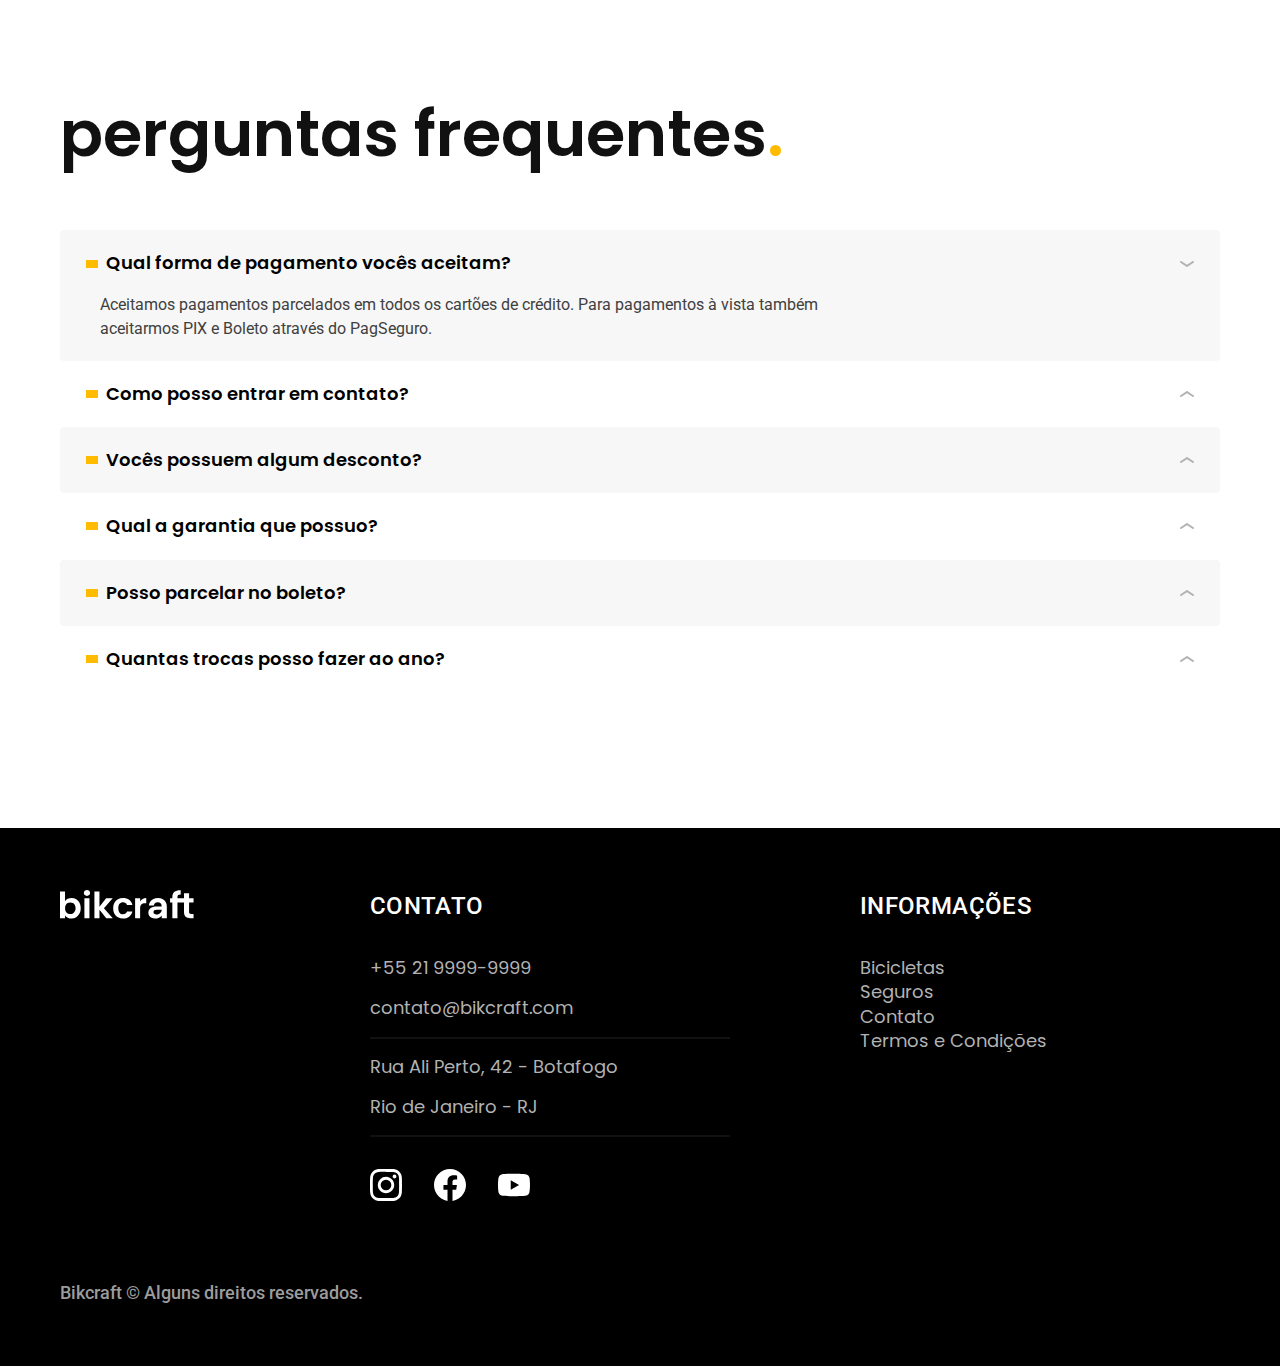
<file: seguros.html>
<!DOCTYPE html>
<html lang="pt-br">

<head>
  <meta charset="UTF-8" />
  <meta http-equiv="X-UA-Compatible" content="IE=edge" />
  <meta name="viewport" content="width=device-width, initial-scale=1.0" />
  <title>Seguros</title>
  <meta name="seguros" content="seguros" />
  <link rel="icon" href="favicon.svg" type="image/svg+xml">
  <link rel="preload" href="css/style.min.css" as="style" />
  <link rel="preload" href="css/style.min.css" as="style">
  <link rel="stylesheet" href="css/style.min.css" />
  <link rel="preconnect" href="https://fonts.googleapis.com" />
  <link rel="preconnect" href="https://fonts.gstatic.com" crossorigin />
  <link
    href="https://fonts.googleapis.com/css2?family=Merriweather:ital,wght@1,900&family=Poppins:wght@400;600&family=Roboto:wght@400;500&display=swap"
    rel="stylesheet" />
  <script>document.documentElement.classList.add('js');</script>
</head>

<body id="seguros">
  <header class="header-bg">
    <div class="header-container container">
      <a href="index.html" class="brand">
        <img src="asseets/bikcraft.svg" alt="Bikecreaft" class="brand-logo" />
      </a>
      <nav aria-label="primaria" class="nav-bar">
        <ul class="heaeder-menu cor-0 font-1-m">
          <li class="header-links">
            <a href="bicicletas.html">Biciletas</a>
          </li>
          <li class="header-links"><a href="seguros.html">Seguros</a></li>
          <li class="header-links"><a href="contato.html">Contato</a></li>
        </ul>
      </nav>
    </div>
  </header>

  <main id="seguros-bg">
    <div class="titulo-bg">
      <p class="font-2-l-b cor-5">
        ESCOLHA O SEGURO.</p>
      <h2 class="seguros-title font-1-xxl cor-0">
        você seguro<span class="cor-p1">.</span>
      </h2>
    </div>

    <div class="seguros container">
      <div class="tipos-seguros fadeInLeft " data-anime="200">
        <h3 class="font-1-xl cor-6">PRATA</h3>
        <span class="font-1-xl cor-0">R$ 199 <span class="font-1-xs cor-6">mensal</span></span>
        <ul class="seguro-item font-2-m cor-0">
          <li class="seguro-item-lista">Duas trocas por ano</li>
          <li class="seguro-item-lista">Assistência técnica</li>
          <li class="seguro-item-lista">Suporte 08h às 18h</li>
          <li class="seguro-item-lista">Cobertura estadual</li>
        </ul>
        <a class="info-bnt secundario" href="./orcamento.html?tipo=seguro&produto=prata">Inscreva-se </a>
      </div>
      <div class="tipos-seguros fadeInRight" data-anime="400">
        <h3 class="font-1-xl cor-p1">OURO</h3>
        <span class="font-1-xl cor-0">R$ 299 <span class="font-1-xs cor-6">mensal</span></span>
        <ul class="seguro-item font-2-m cor-0">
          <li class="seguro-item-lista">Cinco trocas por ano</li>
          <li class="seguro-item-lista">Assistência especial</li>
          <li class="seguro-item-lista">Suporte 24h</li>
          <li class="seguro-item-lista">Cobertura nacional</li>
          <li class="seguro-item-lista">Desconto em parceiros</li>
          <li class="seguro-item-lista">Acesso ao Clube Bikcraft</li>
        </ul>
        <a class="info-bnt" href="orcamento.html?tipo=seguro&produto=ouro">Inscreva-se</a>
      </div>
    </div>

    <article id="vantagens-bg" aria-label="Nossas vantagens">
      <div class="vantagens container">
        <div class="container-top">
          <h3 class="vantagens-title font-1-xxl cor-0">
            nossas vantagens<span class="cor-p1">.</span>
          </h3>
        </div>
        <ul class="container-bottom">
          <li class="paceiros-img">
            <img src="asseets/icones/eletrica.svg" alt="icone" width="24" height="24" />
            <h3 class="font-1-l cor-0">Reparo Elétrico</h3>
            <p class="font-2-s cor-5">
              Garantimos o reparo completo do seu motor em caso de falhas.
              Sabemos que falhas são raras, mas estamos aqui para caso ocorra.
            </p>
          </li>
          <li class="paceiros-img">
            <img src="asseets/icones/carbono.svg" alt="icone" width="24" height="24" />
            <h3 class="font-1-l cor-0">Carbono</h3>
            <p class="font-2-s cor-5">
              Nossos quadros são feitos para durar para sempre. Mas caso algo
              ocorra, ficamos felizes em reparar.
            </p>
          </li>
          <li class="paceiros-img">
            <img src="asseets/icones/sustentavel.svg" alt="icone" width="24" height="24" />
            <h3 class="font-1-l cor-0">Sustentável</h3>
            <p class="font-2-s cor-5">
              Trabalhamos com a filosofia de desperdício zero. Qualquer parte
              defeituosa é reciclada e reutilizada em outro projeto.
            </p>
          </li>
          <li class="paceiros-img">
            <img src="asseets/icones/rastreador.svg" alt="icone" width="24" height="24" />
            <h3 class="font-1-l cor-0">Recuperação</h3>
            <p class="font-2-s cor-5">
              Utilizamos o GPS da sua Bikcraft em conjunto com especialistas
              em segurança para efetuarmos a recuperação.
            </p>
          </li>
          <li class="paceiros-img">
            <img src="asseets/icones/seguro.svg" alt="icone" width="24" height="24" />
            <h3 class="font-1-l cor-0">Segurança</h3>
            <p class="font-2-s cor-5">
              Com o seguro Bikcraft você pode ficar tranquilo em saber que o
              seu dinheiro não será perdido em casos de roubo.
            </p>
          </li>
          <li class="paceiros-img">
            <img src="asseets/icones/velocidade.svg" alt="icone" width="24" height="24" />
            <h3 class="font-1-l cor-0">Rapidez</h3>
            <p class="font-2-s cor-5">
              A sua Bikcraft ficará pronta para uso no mesmo dia, caso você
              traga ela para ser reparada em uma das filiais.
            </p>
          </li>
        </ul>
      </div>
    </article>

    <article id="perguntas-bg" aria-label="Nossas perguntas">
      <div class="container">
        <h2 class="perguntas-title font-1-xxl cor-11">
          perguntas frequentes<span class="cor-p1">.</span>
        </h2>
        <dl>
          <div>
            <dt><button class="font-1-m-b" aria-controls="pergunta-1" aria-expanded="true">Qual forma de pagamento vocês
                aceitam?</button></dt>
            <dd id="pergunta-1" class="font-2-s cor-9 ativa">Aceitamos pagamentos parcelados em todos os cartões de
              crédito.
              Para pagamentos à
              vista também aceitarmos PIX e Boleto através do PagSeguro.</dd>
          </div>
          <div>
            <dt><button aria-controls="pergunta-2" class="font-1-m-b">Como posso entrar em
                contato?</button></dt>
            <dd id="pergunta-2" class="font-2-s cor-9">Aceitamos pagamentos parcelados em todos os cartões de crédito.
              Para pagamentos à
              vista também aceitarmos PIX e Boleto através do PagSeguro.</dd>
          </div>
          <div>
            <dt><button aria-controls="pergunta-3" class="font-1-m-b">Vocês possuem algum
                desconto?</button></dt>
            <dd id="pergunta-3" class="font-2-s cor-9">Aceitamos pagamentos parcelados em todos os cartões de crédito.
              Para pagamentos à
              vista também aceitarmos PIX e Boleto através do PagSeguro.</dd>
          </div>
          <div>
            <dt><button aria-controls="pergunta-4" class="font-1-m-b">Qual a garantia que
                possuo?</button></dt>
            <dd id="pergunta-4" class="font-2-s cor-9">Aceitamos pagamentos parcelados em todos os cartões de crédito.
              Para pagamentos à
              vista também aceitarmos PIX e Boleto através do PagSeguro.</dd>
          </div>
          <div>
            <dt><button aria-controls="pergunta-5" class="font-1-m-b">Posso parcelar no
                boleto?</button></dt>
            <dd id="pergunta-5" class="font-2-s cor-9">Aceitamos pagamentos parcelados em todos os cartões de crédito.
              Para pagamentos à
              vista também aceitarmos PIX e Boleto através do PagSeguro.</dd>
          </div>
          <div>
            <dt><button aria-controls="pergunta-6" class="font-1-m-b">Quantas trocas posso fazer ao
                ano?</button></dt>
            <dd id="pergunta-6" class="font-2-s cor-9">Aceitamos pagamentos parcelados em todos os cartões de crédito.
              Para pagamentos à
              vista também aceitarmos PIX e Boleto através do PagSeguro.</dd>
          </div>
        </dl>

      </div>
    </article>
  </main>

  <footer id="footer-bg">
    <div class="footer container">
      <img src="asseets/bikcraft.svg" class="footer-logo-img" alt="bickecraft" alt="bickecraft" />
      <div class="footer-container-contato">
        <h3 class="font-2-l-b cor-0">Contato</h3>
        <ul class="font-1-m cor-5 txt">
          <li>+55 21 9999-9999</li>
          <li>contato@bikcraft.com</li>
          <li>Rua Ali Perto, 42 - Botafogo</li>
          <li>Rio de Janeiro - RJ</li>
        </ul>
        <div class="footer-redes">
          <a href="./"><img src="./asseets//redes/instagram.svg" alt="Instagram" width="32" height="32" /></a>
          <a href="./"><img src="./asseets//redes/facebook.svg" alt="Facebook" width="32" height="32" /></a>
          <a href="./"><img src="./asseets/redes/youtube.svg" alt="Youtube" width="32" height="32" /></a>
        </div>
      </div>
      <div class="footer-container-informacoes">
        <h3 class="font-2-l-b cor-0">Informações</h3>
        <nav class="font-1-m cor-5 txt">
          <ul>
            <li><a href="bicicletas.html">Bicicletas</a></li>
            <li><a href="seguros.html">Seguros</a></li>
            <li><a href="contato.html">Contato</a></li>
            <li><a href="termos.html">Termos e Condições</a></li>
          </ul>
        </nav>
      </div>
      <p class="font-2-m cor-6 footer-copy">
        Bikcraft © Alguns direitos reservados.
      </p>
    </div>
  </footer>
  <script src="./js/plugins/simple-anime.js"></script>
  <script src="./js/script.js"></script>
</body>

</html>
</file>
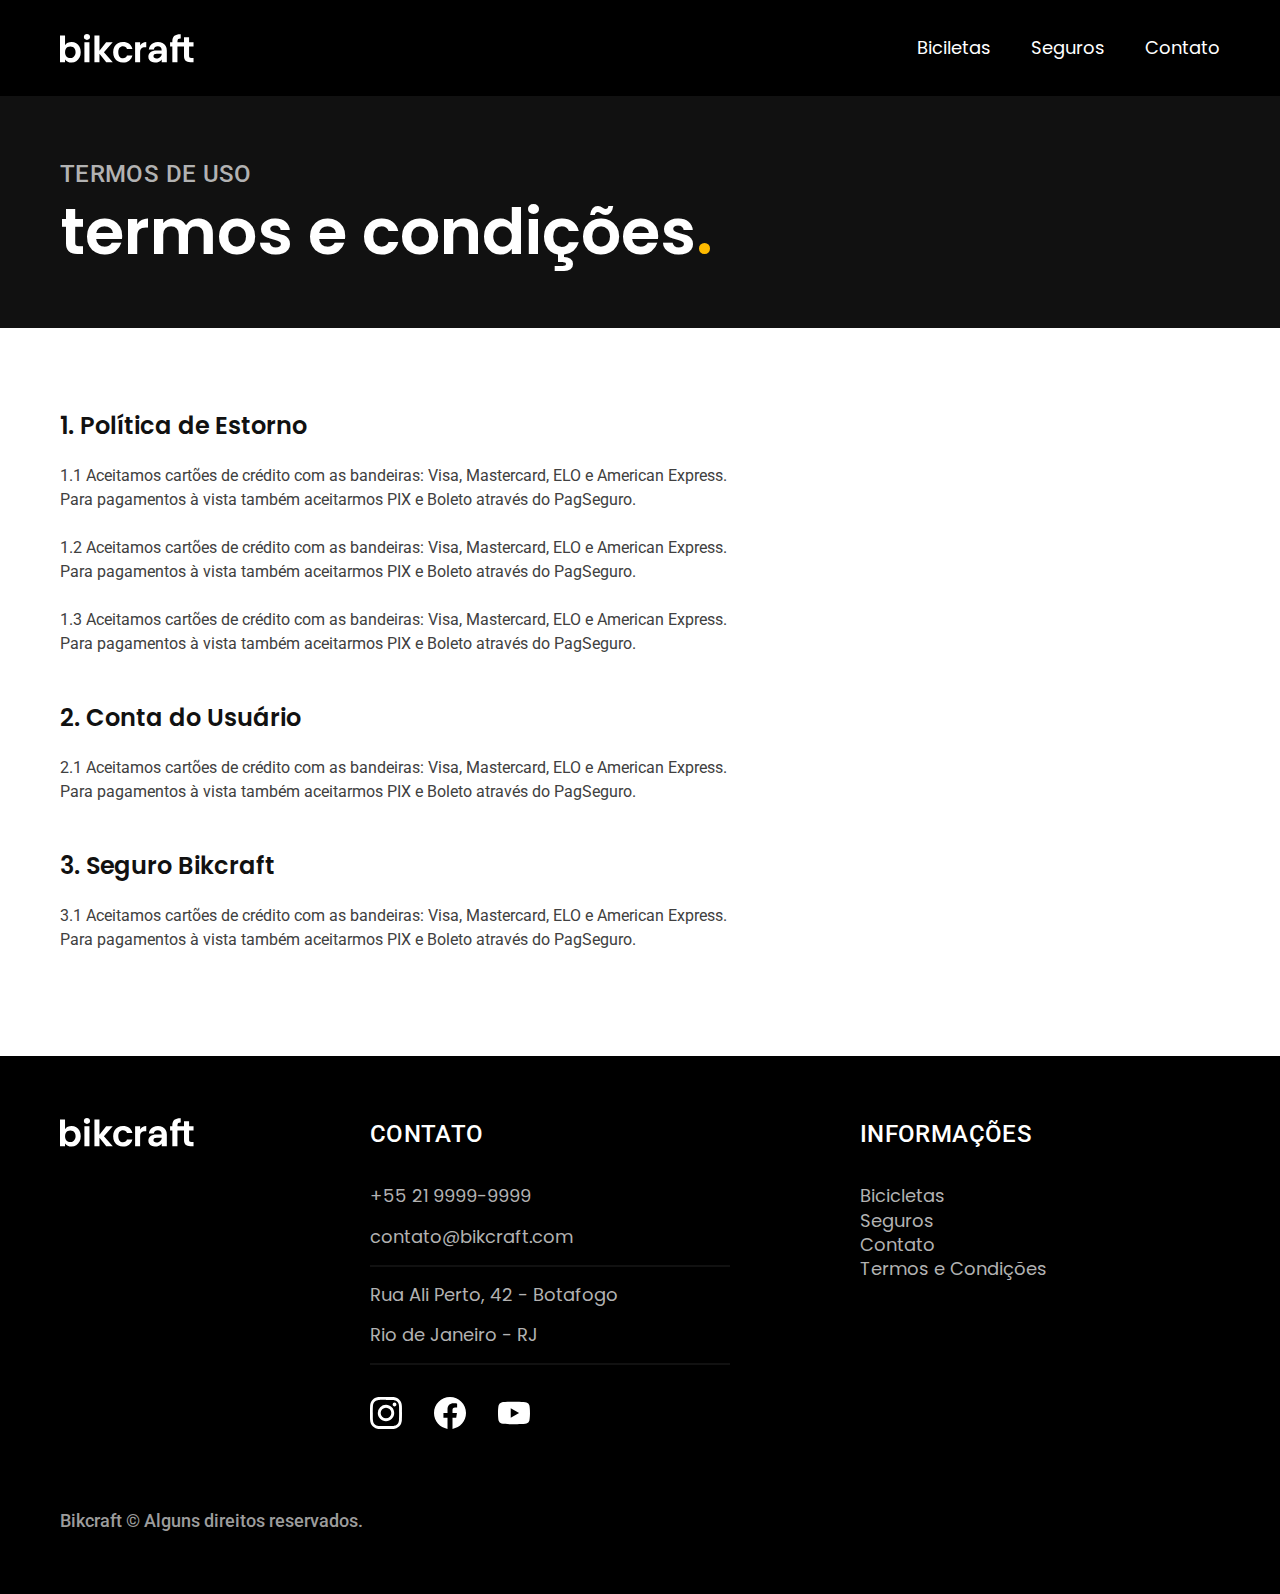
<file: termos.html>
<!DOCTYPE html>
<html lang="pt-br">

<head>
  <meta charset="UTF-8" />
  <meta http-equiv="X-UA-Compatible" content="IE=edge" />
  <meta name="viewport" content="width=device-width, initial-scale=1.0" />
  <title>Termos</title>
  <meta name="description"
    content="Bicicletas elétricas de alta precisão e qualidade,  feitas sob medida para o cliente. Explore o mundo na sua velocidade com a Bikcraft." />
  <link rel="icon" href="favicon.svg" type="image/svg+xml">
  <link rel="preload" href="css/style.min.css" as="style" />
  <link rel="preload" href="css/style.min.css" as="style">
  <link rel="stylesheet" href="css/style.min.css" />
  <link rel="preconnect" href="https://fonts.googleapis.com" />
  <link rel="preconnect" href="https://fonts.gstatic.com" crossorigin />
  <link
    href="https://fonts.googleapis.com/css2?family=Merriweather:ital,wght@1,900&family=Poppins:wght@400;600&family=Roboto:wght@400;500&display=swap"
    rel="stylesheet" />
  <script>document.documentElement.classList.add('js');</script>
</head>

<body>
  <header class="header-bg">
    <div class="header-container container">
      <a href="index.html" class="brand">
        <img src="asseets/bikcraft.svg" alt="Bikecreaft" class="brand-logo" />
      </a>
      <nav aria-label="primaria" class="nav-bar">
        <ul class="heaeder-menu cor-0 font-1-m">
          <li class="header-links">
            <a href="bicicletas.html">Biciletas</a>
          </li>
          <li class="header-links"><a href="seguros.htmml">Seguros</a></li>
          <li class="header-links"><a href="contato.htmml">Contato</a></li>
        </ul>
      </nav>
    </div>
  </header>

  <main id="termos">
    <div class="container-top-bg">
      <div class="container-top-titulo container">
        <p class="font-2-l-b cor-5">Termos de uso</p>
        <h1 class="font-1-xxl cor-0">termos e condições<span class="cor-p1">.</span></h1>
      </div>
    </div>
    <div class="container-bottom font-2-s cor-10 container">
      <h2 class="font-1-l cor-11">1. Política de Estorno</h2>
      <p>1.1 Aceitamos cartões de crédito com as bandeiras: Visa, Mastercard, ELO e American Express. Para pagamentos à
        vista também aceitarmos PIX e Boleto através do PagSeguro.</p>
      <p>1.2 Aceitamos cartões de crédito com as bandeiras: Visa, Mastercard, ELO e American Express. Para pagamentos à
        vista também aceitarmos PIX e Boleto através do PagSeguro.</p>
      <p>1.3 Aceitamos cartões de crédito com as bandeiras: Visa, Mastercard, ELO e American Express. Para pagamentos à
        vista também aceitarmos PIX e Boleto através do PagSeguro.</p>
      <h2 class="font-1-l cor-11">2. Conta do Usuário</h2>
      <p>2.1 Aceitamos cartões de crédito com as bandeiras: Visa, Mastercard, ELO e American Express. Para pagamentos à
        vista também aceitarmos PIX e Boleto através do PagSeguro.</p>
      <h2 class="font-1-l cor-11">3. Seguro Bikcraft</h2>
      <p>3.1 Aceitamos cartões de crédito com as bandeiras: Visa, Mastercard, ELO e American Express. Para pagamentos à
        vista também aceitarmos PIX e Boleto através do PagSeguro.</p>
    </div>
  </main>

  <footer id="footer-bg">
    <div class="footer container">
      <img src="asseets/bikcraft.svg" class="footer-logo-img" />
      <div class="footer-container-contato">
        <h3 class="font-2-l-b cor-0">Contato</h3>
        <ul class="font-1-m cor-5 txt">
          <li>+55 21 9999-9999</li>
          <li>contato@bikcraft.com</li>
          <li>Rua Ali Perto, 42 - Botafogo</li>
          <li>Rio de Janeiro - RJ</li>
        </ul>
        <div class="footer-redes">
          <a href="./"><img src="./asseets//redes/instagram.svg" alt="Instagram" width="32" height="32" /></a>
          <a href="./"><img src="./asseets//redes/facebook.svg" alt="Facebook" width="32" height="32" /></a>
          <a href="./"><img src="./asseets/redes/youtube.svg" alt="Youtube" width="32" height="32" /></a>
        </div>
      </div>
      <div class="footer-container-informacoes">
        <h3 class="font-2-l-b cor-0">Informações</h3>
        <nav class="font-1-m cor-5 txt">
          <ul>
            <li><a href="bicicletas.html">Bicicletas</a></li>
            <li><a href="seguros.html">Seguros</a></li>
            <li><a href="contato.html">Contato</a></li>
            <li><a href="termos.html">Termos e Condições</a></li>
          </ul>
        </nav>
      </div>
      <p class="font-2-m cor-6 footer-copy">
        Bikcraft © Alguns direitos reservados.
      </p>
    </div>
  </footer>
  <script src="./js/script.js"></script>
</body>

</html>
</file>
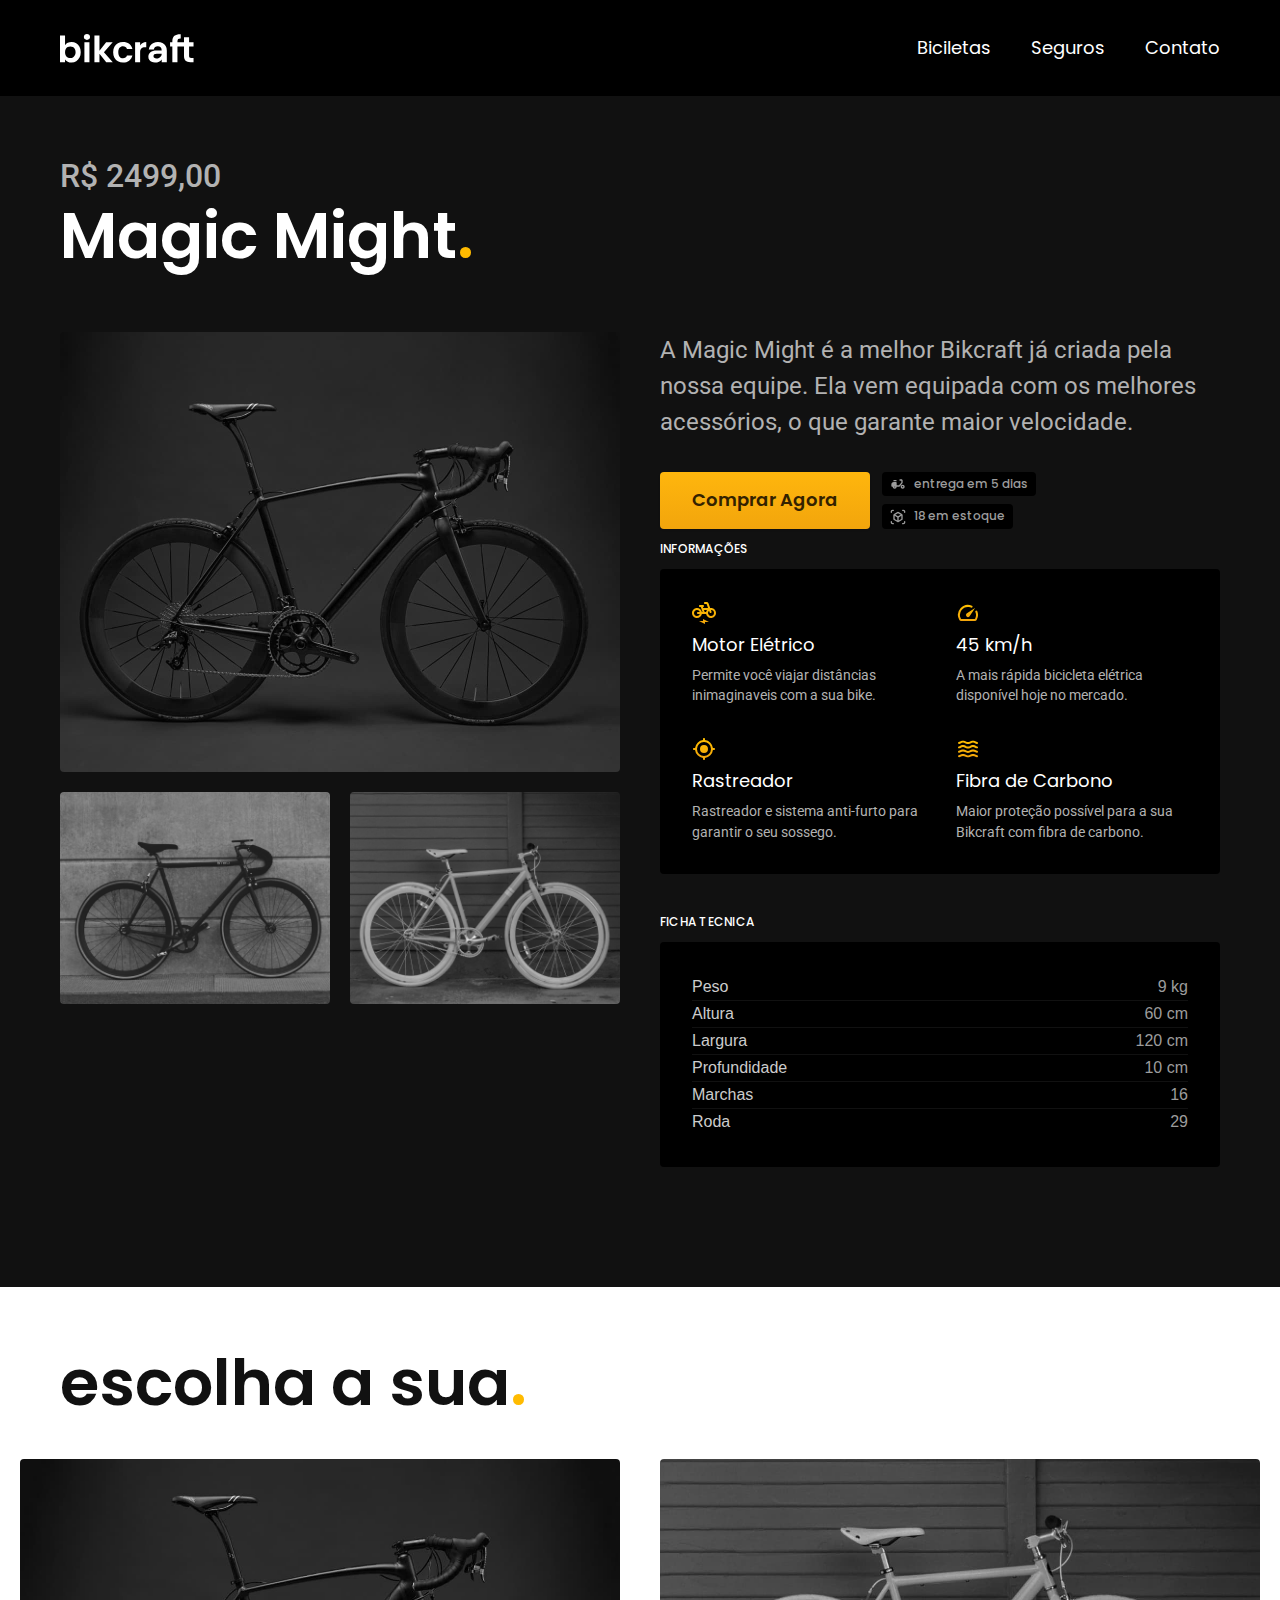
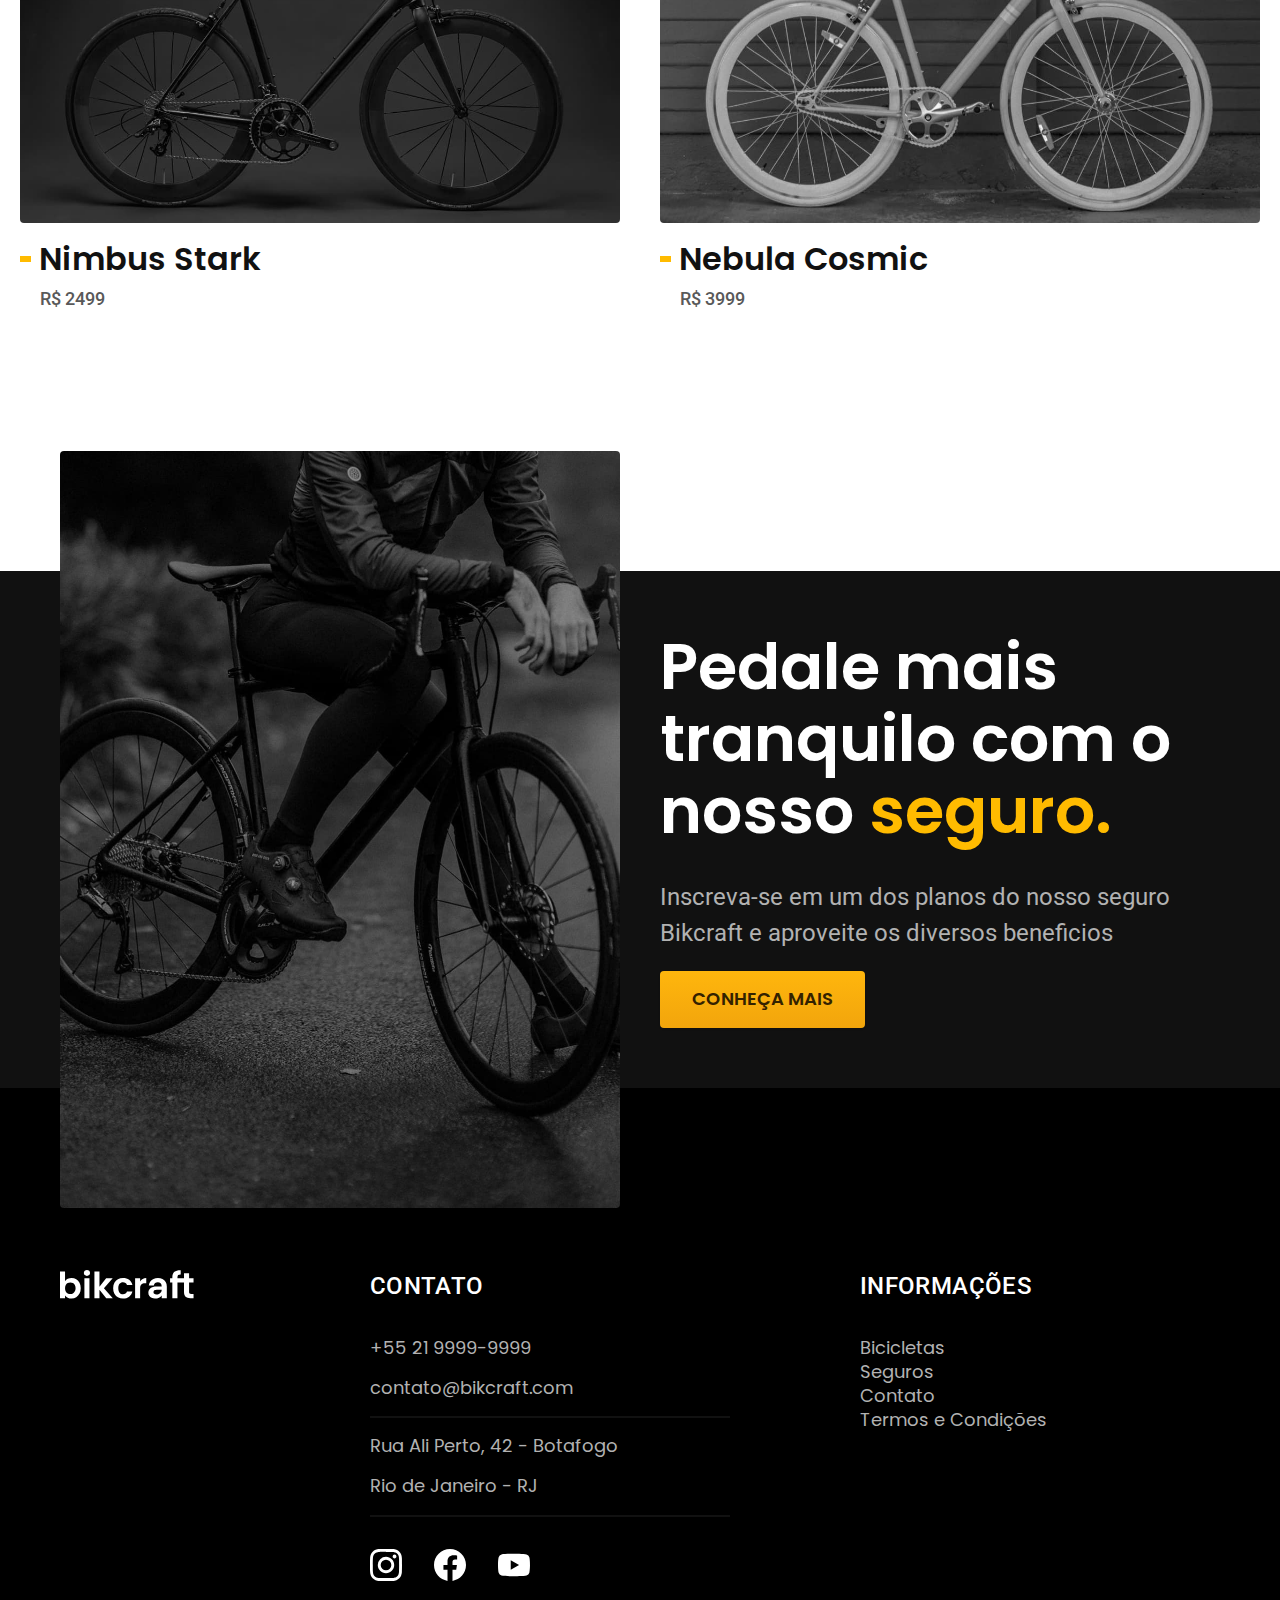
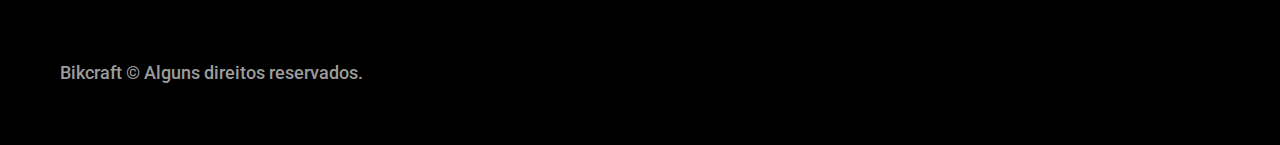
<file: bicicletas/magic.html>
<!DOCTYPE html>
<html lang="pt-br">

<head>
  <meta charset="UTF-8" />
  <meta http-equiv="X-UA-Compatible" content="IE=edge" />
  <meta name="viewport" content="width=device-width, initial-scale=1.0" />
  <title>Magic</title>
  <meta name="description"
    content="Bicicletas elétricas de alta precisão e qualidade,  feitas sob medida para o cliente. Explore o mundo na sua velocidade com a Bikcraft." />
  <link rel="icon" href="favicon.svg" type="image/svg+xml">
  <link rel="stylesheet" href="../css/style.min.css" />
  <link rel="preconnect" href="https://fonts.googleapis.com" />
  <link rel="preconnect" href="https://fonts.gstatic.com" crossorigin />
  <link
    href="https://fonts.googleapis.com/css2?family=Merriweather:ital,wght@1,900&family=Poppins:wght@400;600&family=Roboto:wght@400;500&display=swap"
    rel="stylesheet" />
  <script>document.documentElement.classList.add('js');</script>
</head>

<body>
  <header class="header-bg">
    <div class="header-container container">
      <a href="../index.html" class="brand">
        <img src="../asseets/bikcraft.svg" alt="Bikecreaft" class="brand-logo" />
      </a>
      <nav aria-label="primaria" class="nav-bar">
        <ul class="heaeder-menu cor-0 font-1-m">
          <li class="header-links">
            <a href="../bicicletas.html">Biciletas</a>
          </li>
          <li class="header-links"><a href="../seguros.html">Seguros</a></li>
          <li class="header-links"><a href="../contato.html">Contato</a></li>
        </ul>
      </nav>
    </div>
  </header>

  <main class="container-top-bg">
    <div>
      <div class="container-top-titulo container">
        <p class="font-2-xl cor-5">R$ 2499,00</p>
        <h1 class="font-1-xxl cor-0">Magic Might<span class="cor-p1">.</span></h1>
      </div>
    </div>
    <div id="bicicleta" class="container">
      <div class="bicicleta-imgs">
        <img src="../asseets/bicicleta/nimbus1.jpg" alt="Ninbus">
        <img src="../asseets/bicicleta/nimbus2.jpg" alt="Magic">
        <img src="../asseets/bicicleta/nimbus3.jpg" alt="Nebula">
      </div>
      <div class="bicileta-conteudo">
        <p class="font-2-l cor-5">A Magic Might é a melhor Bikcraft já criada pela nossa equipe. Ela vem equipada com os
          melhores acessórios, o que garante maior velocidade.</p>
        <div class="bicicleta-comprar">
          <a class="info-bnt" href="../orcamento.html?tipo=bikcraft&produto=magic">Comprar Agora</a>
          <span class="font-1-xs cor-6"><img src="../asseets/icones/entrega.svg">entrega em 5 dias</span>
          <span class="font-1-xs cor-6"><img src="../asseets/icones/estoque.svg">18 em estoque</span>
        </div>
        <h2 class="font-1-xs cor-0">Informações</h2>
        <ul class="bicicleta-informacoes">
          <li>
            <img src="../asseets/icones/eletrica.svg" alt="icone">
            <h3 class="font-1-m cor-0">Motor Elétrico</h3>
            <p class="font-2-xs cor-5">Permite você viajar distâncias inimaginaveis com a sua bike.</p>
          </li>
          <li>
            <img src="../asseets/icones/velocidade.svg" alt="icone">
            <h3 class="font-1-m cor-0">45 km/h</h3>
            <p class="font-2-xs cor-5">A mais rápida bicicleta elétrica disponível hoje no mercado.</p>
          </li>
          <li>
            <img src="../asseets/icones/rastreador.svg" alt="icone">
            <h3 class="font-1-m cor-0">Rastreador</h3>
            <p class="font-2-xs cor-5">Rastreador e sistema anti-furto para garantir o seu sossego.</p>
          </li>
          <li>
            <img src="../asseets/icones/carbono.svg" alt="icone">
            <h3 class="font-1-m cor-0">Fibra de Carbono</h3>
            <p class="font-2-xs cor-5">Maior proteção possível para a sua Bikcraft com fibra de carbono.</p>
          </li>
        </ul>
        <h2 class="font-1-xs cor-0">Ficha Tecnica</h2>
        <ul class="bicicleta-ficha font-2s cor-4">
          <li>Peso <span>9 kg</span></li>
          <li>Altura <span>60 cm</span></li>
          <li>Largura <span>120 cm</span></li>
          <li>Profundidade <span>10 cm</span></li>
          <li>Marchas <span>16</span></li>
          <li>Roda <span>29</span></li>
        </ul>
      </div>
    </div>
  </main>

  <article class="bike-list">
    <h2 class="title-bike-list font-1-xxl container">
      escolha a sua<span class="cor-p1">.</span>
    </h2>
    <ul class="bike-list-container">
      <li class="bike-list-item">
        <a href="ninbus.html">
          <img src="../asseets/bicicletas/nimbus.jpg" alt="Ninbus Stark" class="bike-list-img" />
          <h3 class="bike-list-name font-1-xl">Nimbus Stark</h3>
          <span class="bike-list-price font-2-m cor-8">R$ 2499</span>
        </a>
      </li>
      <li class="bike-list-item">
        <a href="nebula.html">
          <img src="../asseets/bicicletas/nebula.jpg" alt="Nebula Cosmic" class="bike-list-img" />
          <h3 class="bike-list-name font-1-xl">Nebula Cosmic</h3>
          <span class="bike-list-price font-2-m cor-8">R$ 3999</span>
        </a>
      </li>
    </ul>
  </article>

  <article id="seguro-bg">
    <div class="seguro container">
      <img class="seguro-img" src="../asseets/fotos/seguros.jpg" alt="pessoa parada em cima de uma bicicleta">
      <div class="text-container">
        <h2 class="font-1-xxl cor-0">Pedale mais tranquilo com o nosso <span class="cor-p1">seguro.</span></h2>
        <p class="font-2-l cor-5">Inscreva-se em um dos planos do nosso seguro Bikcraft e aproveite os diversos
          beneficios</p>
        <a href="../seguros.html" class="info-bnt">CONHEÇA MAIS</a>
      </div>
    </div>
  </article>

  <footer id="footer-bg">
    <div class="footer container">
      <img src="../asseets/bikcraft.svg" class="footer-logo-img" alt="bickecraft" />
      <div class="footer-container-contato">
        <h3 class="font-2-l-b cor-0">Contato</h3>
        <ul class="font-1-m cor-5 txt">
          <li>+55 21 9999-9999</li>
          <li>contato@bikcraft.com</li>
          <li>Rua Ali Perto, 42 - Botafogo</li>
          <li>Rio de Janeiro - RJ</li>
        </ul>
        <div class="footer-redes">
          <a href="./"><img src="../asseets//redes/instagram.svg" alt="Instagram" width="32" height="32" /></a>
          <a href="./"><img src="../asseets//redes/facebook.svg" alt="Facebook" width="32" height="32" /></a>
          <a href="./"><img src="../asseets/redes/youtube.svg" alt="Youtube" width="32" height="32" /></a>
        </div>
      </div>
      <div class="footer-container-informacoes">
        <h3 class="font-2-l-b cor-0">Informações</h3>
        <nav class="font-1-m cor-5 txt">
          <ul>
            <li><a href="bicicletas.html">Bicicletas</a></li>
            <li><a href="seguros.html">Seguros</a></li>
            <li><a href="contato.html">Contato</a></li>
            <li><a href="termos.html">Termos e Condições</a></li>
          </ul>
        </nav>
      </div>
      <p class="font-2-m cor-6 footer-copy">
        Bikcraft © Alguns direitos reservados.
      </p>
    </div>
  </footer>
  <script src="../js/script.js"></script>
</body>

</html>
</file>
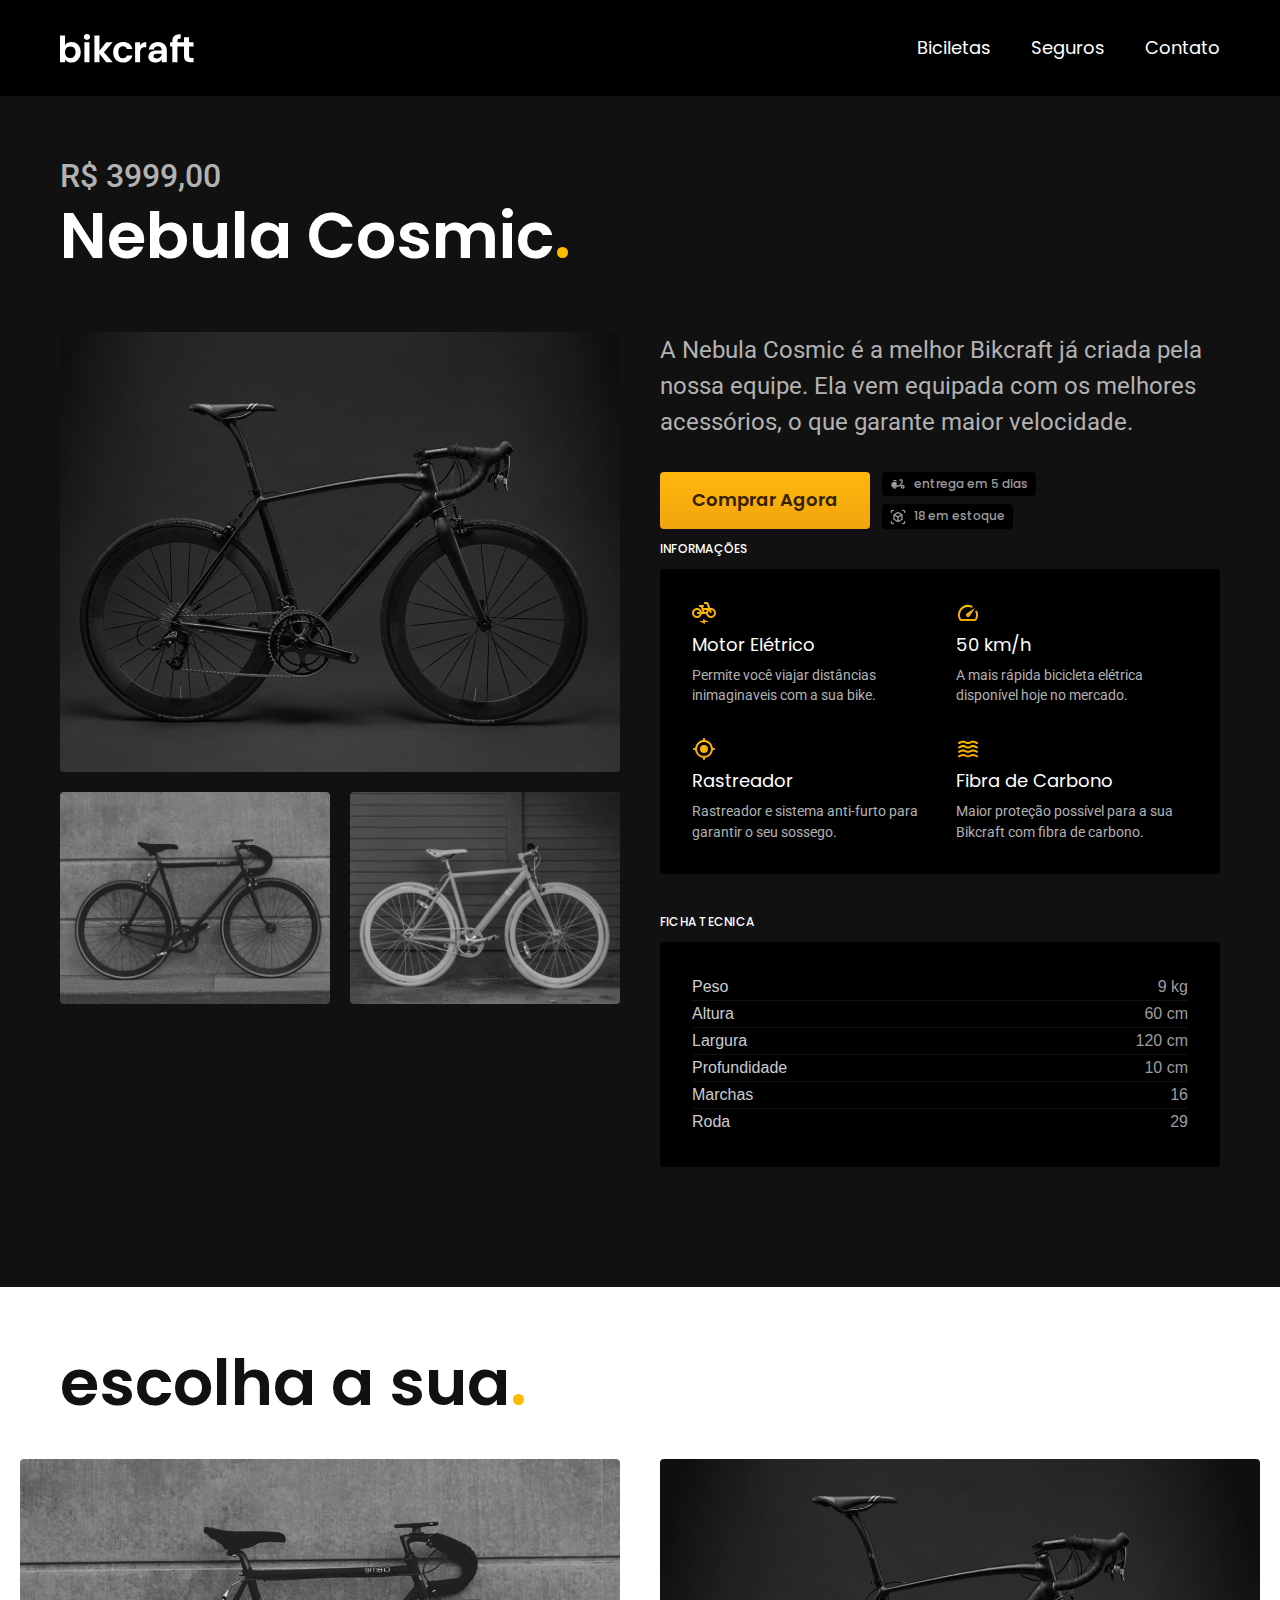
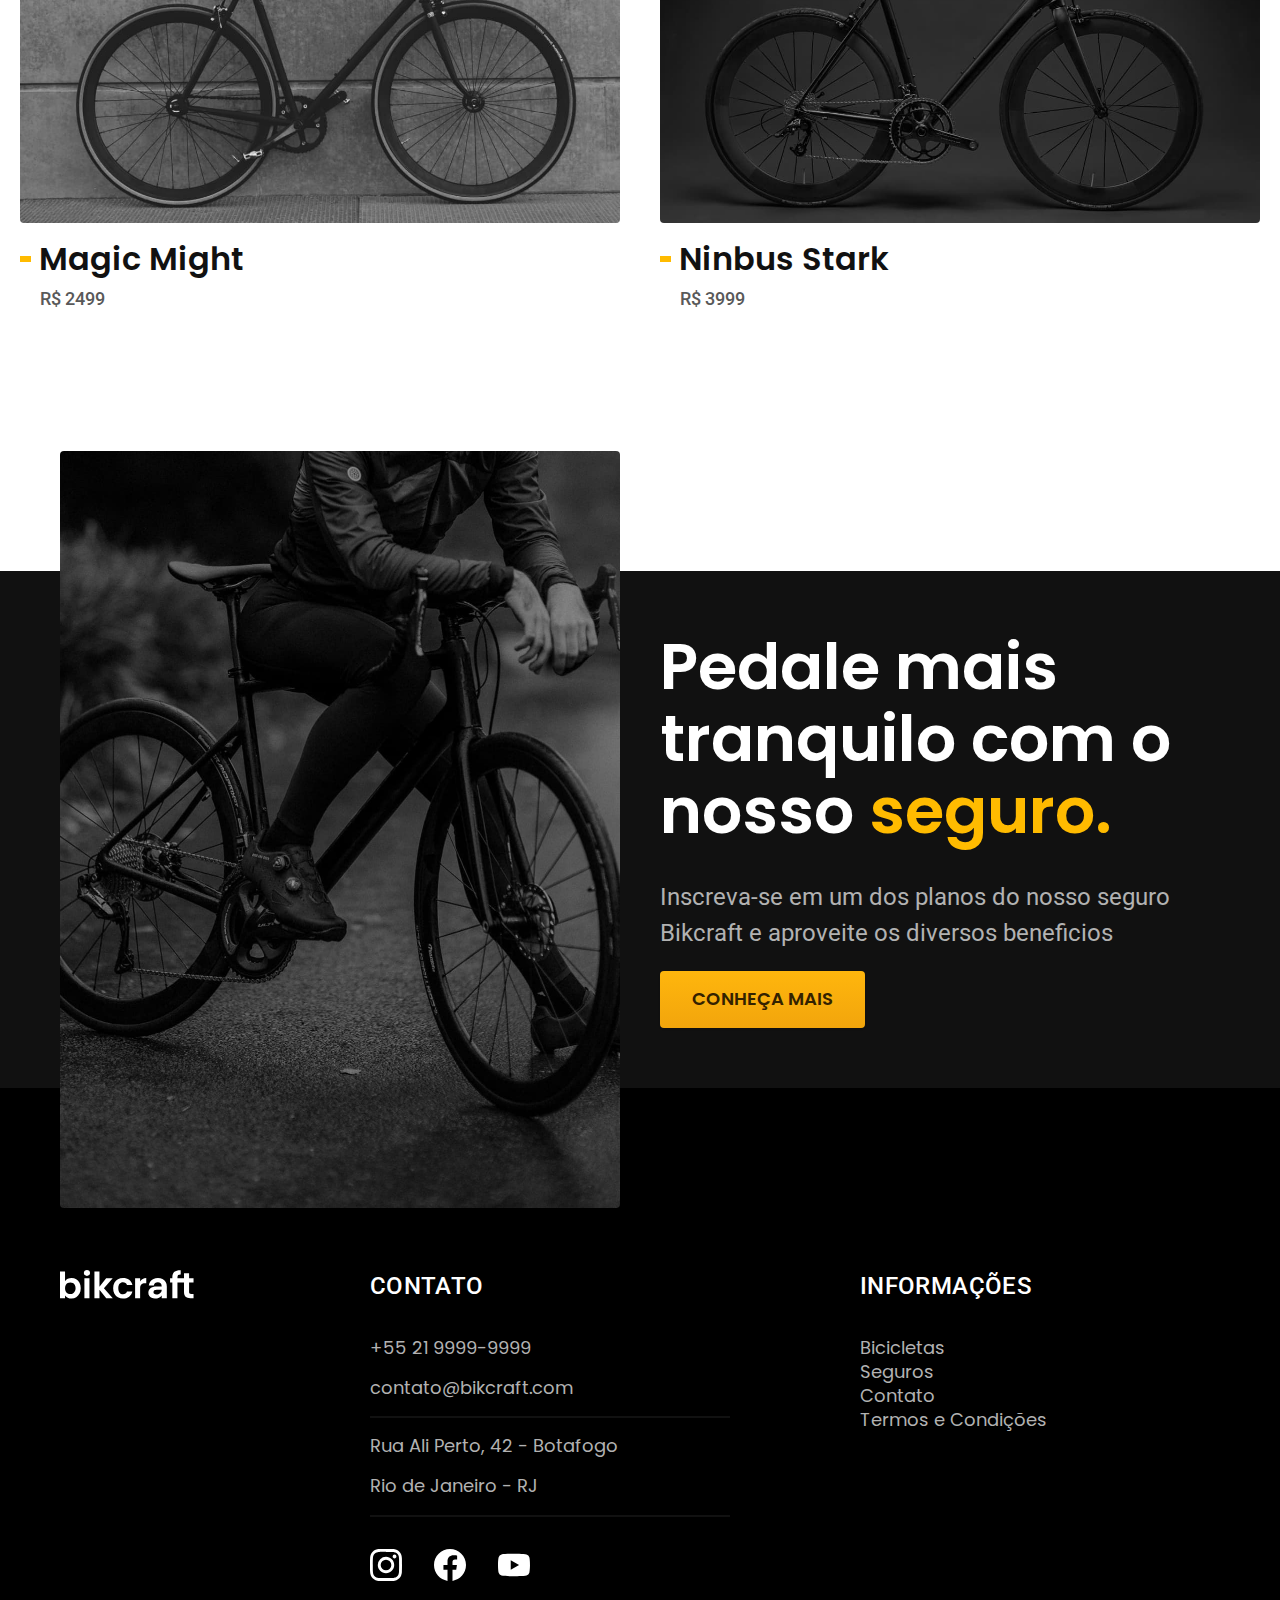
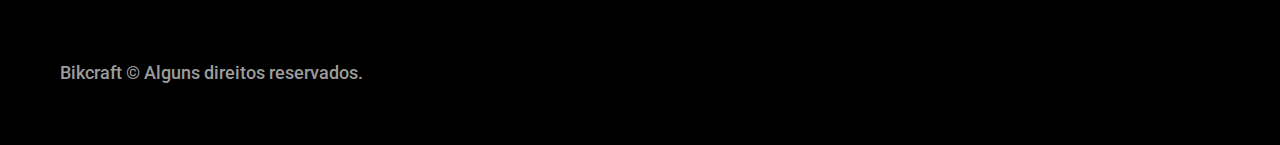
<file: bicicletas/nebula.html>
<!DOCTYPE html>
<html lang="pt-br">

<head>
  <meta charset="UTF-8" />
  <meta http-equiv="X-UA-Compatible" content="IE=edge" />
  <meta name="viewport" content="width=device-width, initial-scale=1.0" />
  <title>Nebula</title>
  <meta name="description"
    content="Bicicletas elétricas de alta precisão e qualidade,  feitas sob medida para o cliente. Explore o mundo na sua velocidade com a Bikcraft." />
  <link rel="icon" href="favicon.svg" type="image/svg+xml">
  <link rel="stylesheet" href="../css/style.min.css" />
  <link rel="preconnect" href="https://fonts.googleapis.com" />
  <link rel="preconnect" href="https://fonts.gstatic.com" crossorigin />
  <link
    href="https://fonts.googleapis.com/css2?family=Merriweather:ital,wght@1,900&family=Poppins:wght@400;600&family=Roboto:wght@400;500&display=swap"
    rel="stylesheet" />
  <script>document.documentElement.classList.add('js');</script>
</head>

<body>
  <header class="header-bg">
    <div class="header-container container">
      <a href="../index.html" class="brand">
        <img src="../asseets/bikcraft.svg" alt="Bikecreaft" class="brand-logo" />
      </a>
      <nav aria-label="primaria" class="nav-bar">
        <ul class="heaeder-menu cor-0 font-1-m">
          <li class="header-links">
            <a href="../bicicletas.html">Biciletas</a>
          </li>
          <li class="header-links"><a href="../seguros.html">Seguros</a></li>
          <li class="header-links"><a href="../contato.html">Contato</a></li>
        </ul>
      </nav>
    </div>
  </header>

  <main class="container-top-bg">
    <div>
      <div class="container-top-titulo container">
        <p class="font-2-xl cor-5">R$ 3999,00</p>
        <h1 class="font-1-xxl cor-0">Nebula Cosmic<span class="cor-p1">.</span></h1>
      </div>
    </div>
    <div id="bicicleta" class="container">
      <div class="bicicleta-imgs">
        <img src="../asseets/bicicleta/nimbus1.jpg" alt="Ninbus">
        <img src="../asseets/bicicleta/nimbus2.jpg" alt="Magic">
        <img src="../asseets/bicicleta/nimbus3.jpg" alt="Nebula">
      </div>
      <div class="bicileta-conteudo">
        <p class="font-2-l cor-5">A Nebula Cosmic é a melhor Bikcraft já criada pela nossa equipe. Ela vem equipada com
          os melhores acessórios, o que garante maior velocidade.</p>
        <div class="bicicleta-comprar">
          <a class="info-bnt" href="../orcamento.html?tipo=bikcraft&produto=nebula">Comprar Agora</a>
          <span class="font-1-xs cor-6"><img src="../asseets/icones/entrega.svg">entrega em 5 dias</span>
          <span class="font-1-xs cor-6"><img src="../asseets/icones/estoque.svg">18 em estoque</span>
        </div>
        <h2 class="font-1-xs cor-0">Informações</h2>
        <ul class="bicicleta-informacoes">
          <li>
            <img src="../asseets/icones/eletrica.svg" alt="icones">
            <h3 class="font-1-m cor-0">Motor Elétrico</h3>
            <p class="font-2-xs cor-5">Permite você viajar distâncias inimaginaveis com a sua bike.</p>
          </li>
          <li>
            <img src="../asseets/icones/velocidade.svg" alt="icones">
            <h3 class="font-1-m cor-0">50 km/h</h3>
            <p class="font-2-xs cor-5">A mais rápida bicicleta elétrica disponível hoje no mercado.</p>
          </li>
          <li>
            <img src="../asseets/icones/rastreador.svg" alt="icones">
            <h3 class="font-1-m cor-0">Rastreador</h3>
            <p class="font-2-xs cor-5">Rastreador e sistema anti-furto para garantir o seu sossego.</p>
          </li>
          <li>
            <img src="../asseets/icones/carbono.svg" alt="icones">
            <h3 class="font-1-m cor-0">Fibra de Carbono</h3>
            <p class="font-2-xs cor-5">Maior proteção possível para a sua Bikcraft com fibra de carbono.</p>
          </li>
        </ul>
        <h2 class="font-1-xs cor-0">Ficha Tecnica</h2>
        <ul class="bicicleta-ficha font-2s cor-4">
          <li>Peso <span>9 kg</span></li>
          <li>Altura <span>60 cm</span></li>
          <li>Largura <span>120 cm</span></li>
          <li>Profundidade <span>10 cm</span></li>
          <li>Marchas <span>16</span></li>
          <li>Roda <span>29</span></li>
        </ul>
      </div>
    </div>
  </main>

  <article class="bike-list">
    <h2 class="title-bike-list font-1-xxl container">
      escolha a sua<span class="cor-p1">.</span>
    </h2>
    <ul class="bike-list-container">
      <li class="bike-list-item">
        <a href="magic.html">
          <img src="../asseets/bicicletas/magic.jpg" alt="Magic Migth" class="bike-list-img" />
          <h3 class="bike-list-name font-1-xl">Magic Might</h3>
          <span class="bike-list-price font-2-m cor-8">R$ 2499</span>
        </a>
      </li>
      <li class="bike-list-item">
        <a href="ninbus.html">
          <img src="../asseets/bicicletas/nimbus.jpg" alt="Ninbus Stark" class="bike-list-img" />
          <h3 class="bike-list-name font-1-xl">Ninbus Stark</h3>
          <span class="bike-list-price font-2-m cor-8">R$ 3999</span>
        </a>
      </li>
    </ul>
  </article>

  <article id="seguro-bg">
    <div class="seguro container">
      <img class="seguro-img" src="../asseets/fotos/seguros.jpg" alt="pessoa parada em cima de uma bicicleta">
      <div class="text-container">
        <h2 class="font-1-xxl cor-0">Pedale mais tranquilo com o nosso <span class="cor-p1">seguro.</span></h2>
        <p class="font-2-l cor-5">Inscreva-se em um dos planos do nosso seguro Bikcraft e aproveite os diversos
          beneficios</p>
        <a href="../seguros.html" class="info-bnt">CONHEÇA MAIS</a>
      </div>
    </div>
  </article>

  <footer id="footer-bg">
    <div class="footer container">
      <img src="../asseets/bikcraft.svg" class="footer-logo-img" alt="bickecraft" />
      <div class="footer-container-contato">
        <h3 class="font-2-l-b cor-0">Contato</h3>
        <ul class="font-1-m cor-5 txt">
          <li>+55 21 9999-9999</li>
          <li>contato@bikcraft.com</li>
          <li>Rua Ali Perto, 42 - Botafogo</li>
          <li>Rio de Janeiro - RJ</li>
        </ul>
        <div class="footer-redes">
          <a href="./"><img src="../asseets//redes/instagram.svg" alt="Instagram" width="32" height="32" /></a>
          <a href="./"><img src="../asseets//redes/facebook.svg" alt="Facebook" width="32" height="32" /></a>
          <a href="./"><img src="../asseets/redes/youtube.svg" alt="Youtube" width="32" height="32" /></a>
        </div>
      </div>
      <div class="footer-container-informacoes">
        <h3 class="font-2-l-b cor-0">Informações</h3>
        <nav class="font-1-m cor-5 txt">
          <ul>
            <li><a href="bicicletas.html">Bicicletas</a></li>
            <li><a href="seguros.html">Seguros</a></li>
            <li><a href="contato.html">Contato</a></li>
            <li><a href="termos.html">Termos e Condições</a></li>
          </ul>
        </nav>
      </div>
      <p class="font-2-m cor-6 footer-copy">
        Bikcraft © Alguns direitos reservados.
      </p>
    </div>
  </footer>
  <script src="../js/script.js"></script>
</body>

</html>
</file>
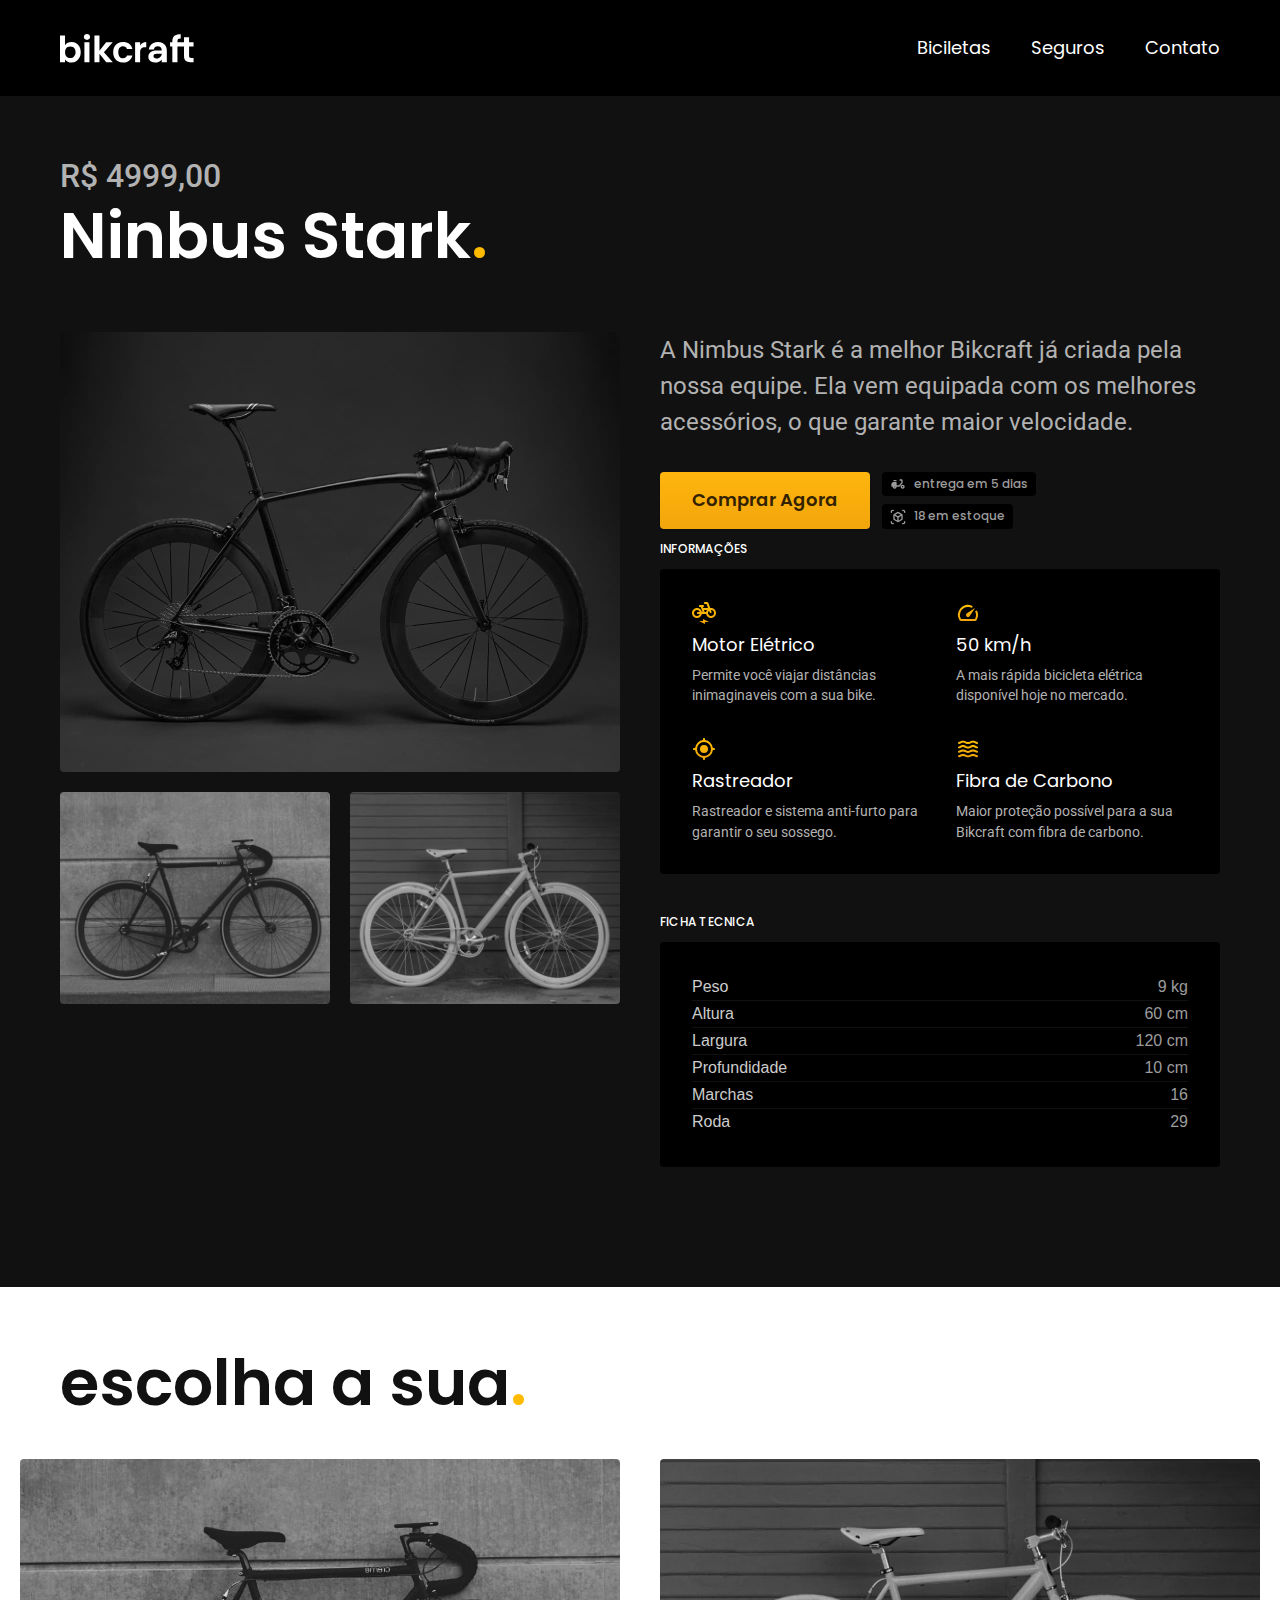
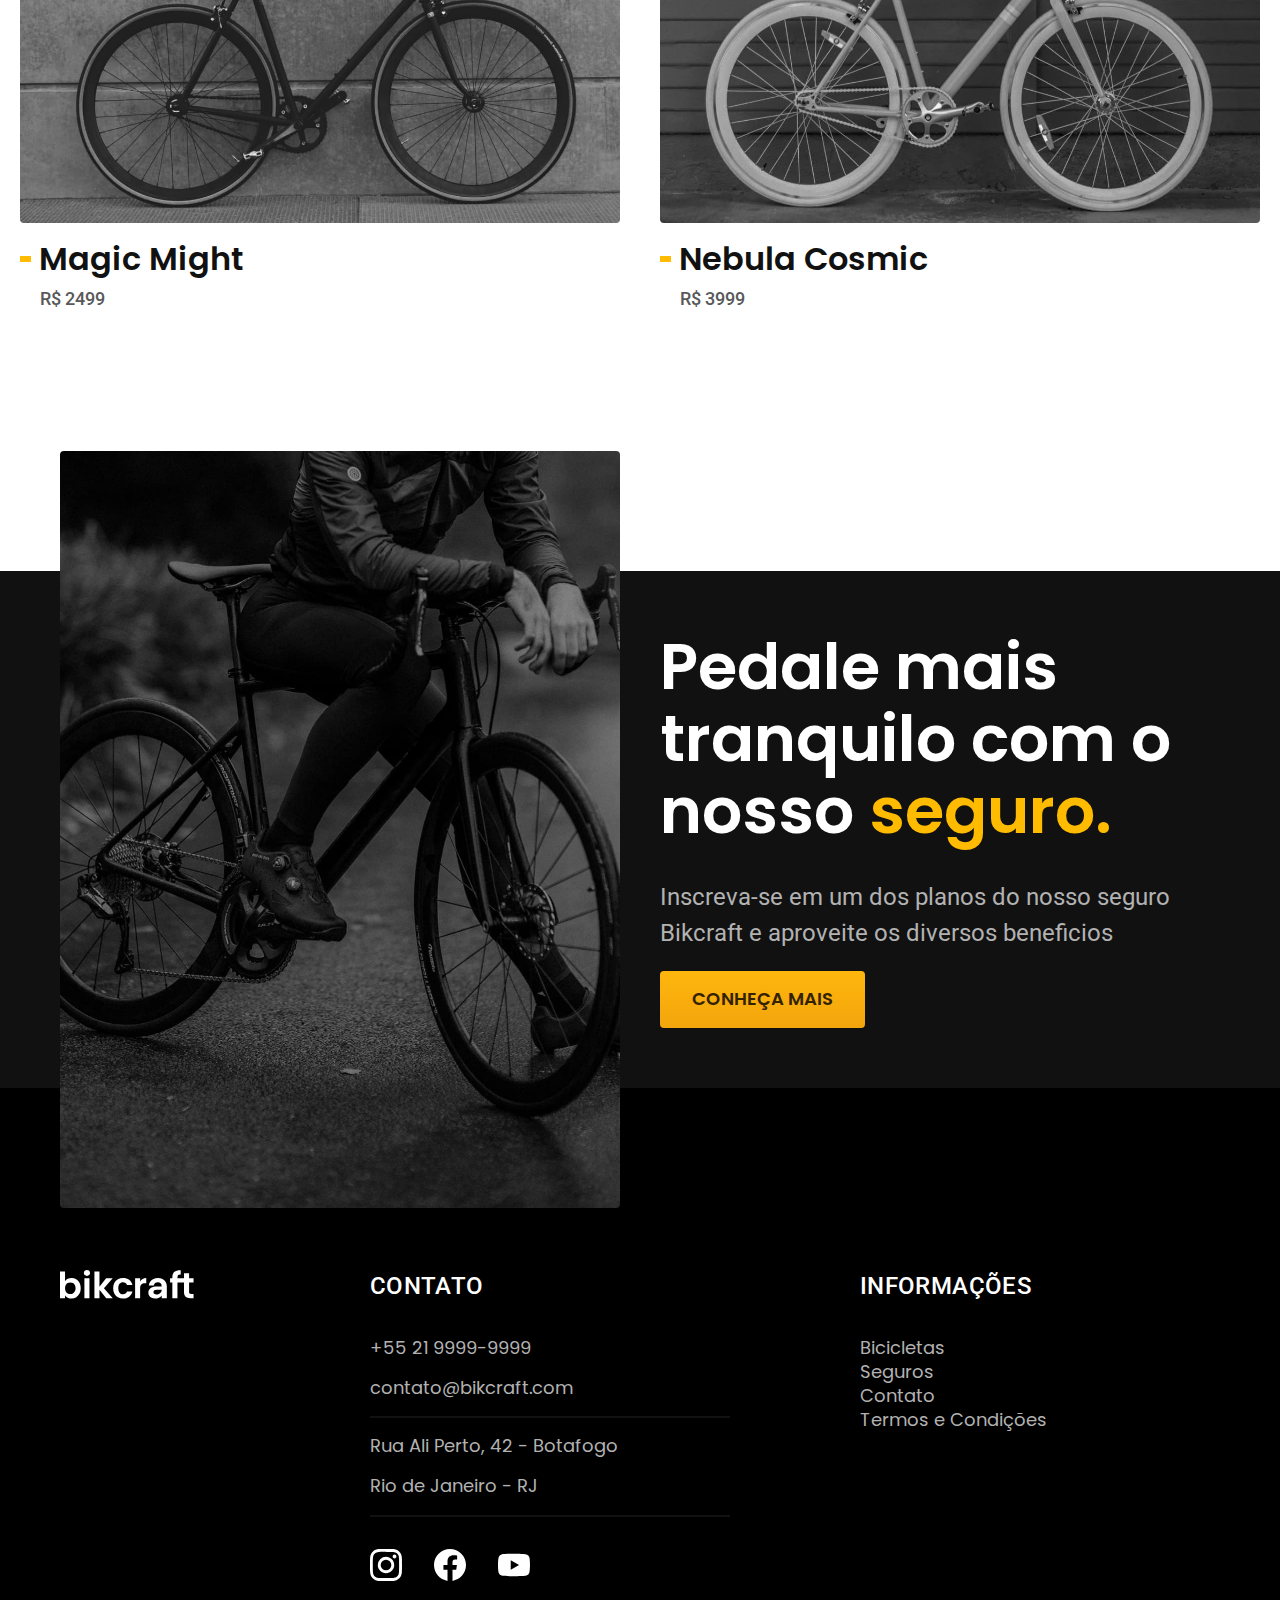
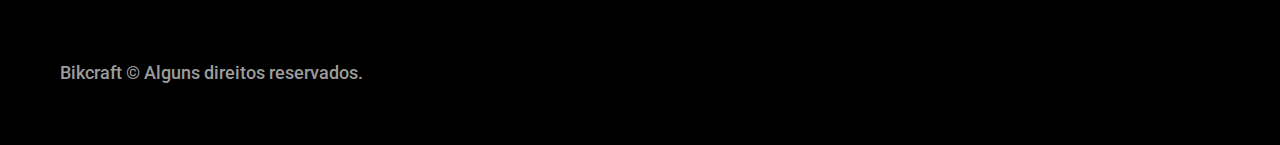
<file: bicicletas/ninbus.html>
<!DOCTYPE html>
<html lang="pt-br">

<head>
  <meta charset="UTF-8" />
  <meta http-equiv="X-UA-Compatible" content="IE=edge" />
  <meta name="viewport" content="width=device-width, initial-scale=1.0" />
  <title>Ninbus</title>
  <meta name="description"
    content="Bicicletas elétricas de alta precisão e qualidade,  feitas sob medida para o cliente. Explore o mundo na sua velocidade com a Bikcraft." />
  <link rel="icon" href="favicon.svg" type="image/svg+xml">
  <link rel="stylesheet" href="../css/style.min.css" />
  <link rel="preconnect" href="https://fonts.googleapis.com" />
  <link rel="preconnect" href="https://fonts.gstatic.com" crossorigin />
  <link
    href="https://fonts.googleapis.com/css2?family=Merriweather:ital,wght@1,900&family=Poppins:wght@400;600&family=Roboto:wght@400;500&display=swap"
    rel="stylesheet" />
  <script>document.documentElement.classList.add('js');</script>
</head>

<body>
  <header class="header-bg">
    <div class="header-container container">
      <a href="../index.html" class="brand">
        <img src="../asseets/bikcraft.svg" alt="Bikecreaft" class="brand-logo" />
      </a>
      <nav aria-label="primaria" class="nav-bar">
        <ul class="heaeder-menu cor-0 font-1-m">
          <li class="header-links">
            <a href="../bicicletas.html">Biciletas</a>
          </li>
          <li class="header-links"><a href="../seguros.html">Seguros</a></li>
          <li class="header-links"><a href="../contato.html">Contato</a></li>
        </ul>
      </nav>
    </div>
  </header>

  <main class="container-top-bg">
    <div>
      <div class="container-top-titulo container">
        <p class="font-2-xl cor-5">R$ 4999,00</p>
        <h1 class="font-1-xxl cor-0">Ninbus Stark<span class="cor-p1">.</span></h1>
      </div>
    </div>
    <div id="bicicleta" class="container">
      <div class="bicicleta-imgs">
        <img src="../asseets/bicicleta/nimbus1.jpg" alt="Ninbus">
        <img src="../asseets/bicicleta/nimbus2.jpg" alt="Magic">
        <img src="../asseets/bicicleta/nimbus3.jpg" alt="Nebula">
      </div>
      <div class="bicileta-conteudo">
        <p class="font-2-l cor-5">A Nimbus Stark é a melhor Bikcraft já criada pela nossa equipe. Ela vem equipada com
          os melhores acessórios, o que garante maior velocidade.</p>
        <div class="bicicleta-comprar">
          <a class="info-bnt" href="../orcamento.html?tipo=bikcraft&produto=ninbus">Comprar Agora</a>
          <span class="font-1-xs cor-6"><img src="../asseets/icones/entrega.svg">entrega em 5 dias</span>
          <span class="font-1-xs cor-6"><img src="../asseets/icones/estoque.svg">18 em estoque</span>
        </div>
        <h2 class="font-1-xs cor-0">Informações</h2>
        <ul class="bicicleta-informacoes">
          <li>
            <img src="../asseets/icones/eletrica.svg" alt="icones">
            <h3 class="font-1-m cor-0">Motor Elétrico</h3>
            <p class="font-2-xs cor-5">Permite você viajar distâncias inimaginaveis com a sua bike.</p>
          </li>
          <li>
            <img src="../asseets/icones/velocidade.svg" alt="icones">
            <h3 class="font-1-m cor-0">50 km/h</h3>
            <p class="font-2-xs cor-5">A mais rápida bicicleta elétrica disponível hoje no mercado.</p>
          </li>
          <li>
            <img src="../asseets/icones/rastreador.svg" alt="icones">
            <h3 class="font-1-m cor-0">Rastreador</h3>
            <p class="font-2-xs cor-5">Rastreador e sistema anti-furto para garantir o seu sossego.</p>
          </li>
          <li>
            <img src="../asseets/icones/carbono.svg" alt="icones">
            <h3 class="font-1-m cor-0">Fibra de Carbono</h3>
            <p class="font-2-xs cor-5">Maior proteção possível para a sua Bikcraft com fibra de carbono.</p>
          </li>
        </ul>
        <h2 class="font-1-xs cor-0">Ficha Tecnica</h2>
        <ul class="bicicleta-ficha font-2s cor-4">
          <li>Peso <span>9 kg</span></li>
          <li>Altura <span>60 cm</span></li>
          <li>Largura <span>120 cm</span></li>
          <li>Profundidade <span>10 cm</span></li>
          <li>Marchas <span>16</span></li>
          <li>Roda <span>29</span></li>
        </ul>
      </div>
    </div>
  </main>

  <article class="bike-list">
    <h2 class="title-bike-list font-1-xxl container">
      escolha a sua<span class="cor-p1">.</span>
    </h2>
    <ul class="bike-list-container">
      <li class="bike-list-item">
        <a href="magic.html">
          <img src="../asseets/bicicletas/magic.jpg" alt="Magic Migth" class="bike-list-img" />
          <h3 class="bike-list-name font-1-xl">Magic Might</h3>
          <span class="bike-list-price font-2-m cor-8">R$ 2499</span>
        </a>
      </li>
      <li class="bike-list-item">
        <a href="nebula.html">
          <img src="../asseets/bicicletas/nebula.jpg" alt="Nebula Cosmic" class="bike-list-img" />
          <h3 class="bike-list-name font-1-xl">Nebula Cosmic</h3>
          <span class="bike-list-price font-2-m cor-8">R$ 3999</span>
        </a>
      </li>
    </ul>
  </article>

  <article id="seguro-bg">
    <div class="seguro container">
      <img class="seguro-img" src="../asseets/fotos/seguros.jpg" alt="pessoa parada em cima de uma bicicleta">
      <div class="text-container">
        <h2 class="font-1-xxl cor-0">Pedale mais tranquilo com o nosso <span class="cor-p1">seguro.</span></h2>
        <p class="font-2-l cor-5">Inscreva-se em um dos planos do nosso seguro Bikcraft e aproveite os diversos
          beneficios</p>
        <a href="../seguros.html" class="info-bnt">CONHEÇA MAIS</a>
      </div>
    </div>
  </article>

  <footer id="footer-bg">
    <div class="footer container">
      <img src="../asseets/bikcraft.svg" class="footer-logo-img" alt="bickecraft" />
      <div class="footer-container-contato">
        <h3 class="font-2-l-b cor-0">Contato</h3>
        <ul class="font-1-m cor-5 txt">
          <li>+55 21 9999-9999</li>
          <li>contato@bikcraft.com</li>
          <li>Rua Ali Perto, 42 - Botafogo</li>
          <li>Rio de Janeiro - RJ</li>
        </ul>
        <div class="footer-redes">
          <a href="./"><img src="../asseets//redes/instagram.svg" alt="Instagram" width="32" height="32" /></a>
          <a href="./"><img src="../asseets//redes/facebook.svg" alt="Facebook" width="32" height="32" /></a>
          <a href="./"><img src="../asseets/redes/youtube.svg" alt="Youtube" width="32" height="32" /></a>
        </div>
      </div>
      <div class="footer-container-informacoes">
        <h3 class="font-2-l-b cor-0">Informações</h3>
        <nav class="font-1-m cor-5 txt">
          <ul>
            <li><a href="bicicletas.html">Bicicletas</a></li>
            <li><a href="seguros.html">Seguros</a></li>
            <li><a href="contato.html">Contato</a></li>
            <li><a href="termos.html">Termos e Condições</a></li>
          </ul>
        </nav>
      </div>
      <p class="font-2-m cor-6 footer-copy">
        Bikcraft © Alguns direitos reservados.
      </p>
    </div>
  </footer>
  <script src="../js/script.js"></script>
</body>

</html>
</file>
<file: css/style.min.css>
body{margin:0;font-family:Arial,Helvetica,sans-serif;color:#111}ul{padding:0;list-style:none}a{text-decoration:none;color:inherit}blockquote,dd,h1,h2,h3,h4,h5,h6,ol,p,ul{margin:0}img{max-width:100%;display:block;height:auto}img[src*=".jpg"]{border-radius:4px}:root{--cor-0:#ffffff;--cor-1:#f7f7f7;--cor-2:#ededed;--cor-3:#dedede;--cor-4:#cccccc;--cor-5:#b2b2b2;--cor-6:#9c9c9c;--cor-7:#717171;--cor-8:#595959;--cor-9:#404040;--cor-10:#2e2e2e;--cor-11:#111111;--cor-12:#000000;--cor-p1:#ffbb00;--cor-p2:#e4a30b;--cor-p3:#a66f00;--cor-p4:#664400;--cor-p5:#332200}.cor-0{color:var(--cor-0)}.cor-1{color:var(--cor-1)}.cor-2{color:var(--cor-2)}.cor-3{color:var(--cor-3)}.cor-4{color:var(--cor-4)}.cor-5{color:var(--cor-5)}.cor-6{color:var(--cor-6)}.cor-7{color:var(--cor-7)}.cor-8{color:var(--cor-8)}.cor-9{color:var(--cor-9)}.cor-10{color:var(--cor-9)}.cor-11{color:var(--cor-11)}.cor-12{background-color:var(--cor-12)}.cor-p1{color:var(--cor-p1)}.cor-p2{color:var(--cor-p2)}.cor-p3{color:var(--cor-p3)}.cor-p4{color:var(--cor-p4)}.cor-p5{color:var(--cor-p5)}.font-1-xs{font:500 0.75rem/1.35 Poppins,sans-serif}.font-2-xs{font:400 0.875rem/1.43 Roboto,sans-serif}.font-1-s{font:500 1rem/1.5 Poppins,sans-serif}.font-2-s{font:400 1rem/1.5 Roboto,sans-serif}.font-1-m,.font-1-m-b{font:400 1.125rem/1.35 Poppins,sans-serif}.font-1-m-b{font-weight:600}.font-2-m{font:500 1.125rem/1.35 Roboto,sans-serif}.font-1-l{font:500 1.5rem/1.5 Poppins,sans-serif}.font-2-l,.font-2-l-b{font:400 1.5rem/1.5 Roboto,sans-serif}.font-2-l-b{font-weight:500;letter-spacing:.015em;text-transform:uppercase}.font-1-xl{font:600 2rem/1.25 Poppins,sans-serif}.font-2-xl{font:500 2rem/1.25 Roboto,sans-serif}.font-1-xxl{font:600 4rem/1.125 Poppins,sans-serif}@media (max-width:1200px){.font-1-xxl{font-size:3rem}.font-2-l{font-size:1.125rem}.font-2-l-b{font-size:1.125rem}}@media (max-width:800px){.font-1-xxl{font-size:2rem}.font-1-xl,.font-2-xl{font-size:1.5rem}}.container{box-sizing:border-box;max-width:1200px;padding:0 20px;margin:0 auto}.info-bnt{display:inline-block;padding:16px 32px;background:linear-gradient(#ffb60d,#f2a50c);border-radius:4px;box-shadow:0 1px 2px rgba(0,0,0,.1);color:#320;font:600 1.125rem/1.35 Poppins,sans-serif;max-width:max-content;border:none;cursor:pointer}.info-bnt:hover{background:linear-gradient(#ffb60d,#e59317)}.info-bnt.secundario{background:var(--cor-10);color:var(--cor-2)}.info-bnt.secundario:hover{background:var(--cor-9)}.info-bnt.seta{display:flex;align-items:center}.info-bnt.seta::after{content:"";display:inline-block;width:18px;height:10px;margin-left:12px;background-image:url("../asseets/icones/seta.svg");transition:transform .2s}.info-bnt.seta:hover::after{transform:translateX(4px)}@media (max-width:600px){.main-info-bnt{padding:12px 16px;font-size:1rem}}.link{display:inline-block;color:var(--cor-p1);font:500 1.5rem/1.5 Poppins,sans-serif;text-transform:uppercase}.link::after{content:"";display:block;width:100%;height:4px;background-color:currentColor}.link:hover{color:var(--cor-0)}.container-top-bg{background-color:var(--cor-11);padding-top:60px;padding-bottom:60px}.container-top-titulo p{margin-bottom:4px}.titulo-bg{box-sizing:border-box;max-width:1200px;padding:60px 20px 0;margin:0 auto}.titulo{background:url(../asseets/dec/top-right.svg) no-repeat top right 20px}@media (max-width:800px){.container-top-bg{padding-top:40px;padding-top:40px}.container-top-bg p{font-size:1rem;text-transform:lowercase;font-weight:400}}.header-bg{background-color:var(--cor-12)}.header-container{display:flex;flex-wrap:wrap;gap:20px;justify-content:space-between;align-items:center;max-width:1200px;padding:20px}.heaeder-menu{display:flex;flex-wrap:wrap;gap:40px}.header-links a{display:inline-block;padding:16px 0;position:relative}.header-links a:after{content:"";display:block;height:2px;width:0%;background-color:var(--cor-0);margin-top:4px;transition:.3s;position:absolute}.header-links a.ativo::after,.header-links a:hover:after{width:100%}@media (max-width:800px){.heaeder-menu{display:flex;flex-wrap:wrap;gap:20px}.header-links a{background-color:var(--cor-11);padding:12px 16px;border-bottom:4px}.header-links a:hover{background-color:var(--cor-10)}.header-links a:after{content:"";display:none;height:2px;width:0%;background-color:var(--cor-0);margin-top:4px;transition:.3s;position:absolute}}@media (max-width:600px){.heaeder-menu{gap:12px}.header-links a{padding:8px 12px;font-size:1.14rem}.header-links a:after{content:"";display:none;height:2px;width:0%;background-color:var(--cor-0);margin-top:4px;transition:.3s;position:absolute}}#footer-bg{background-color:var(--cor-12)}#footer-bg .footer{padding-top:60px;padding-bottom:60px;display:grid;grid-template-columns:3fr 5fr 4fr;gap:40px}#footer-bg .footer-container-contato ul{margin-bottom:32px}#footer-bg .footer-container-contato h3,#footer-bg .footer-container-informacoes h3{margin-bottom:32px}#footer-bg .footer-container-contato li{margin-bottom:16px}#footer-bg .footer-container-contato li:nth-child(2n):after{content:" ";display:block;max-width:360px;height:2px;background:var(--cor-11);margin-top:16px}#footer-bg .footer-redes{display:flex;gap:32px}#footer-bg .footer-container-contato a:hover{color:var(--cor-1)}#footer-bg .footer-copy{grid-column:1/-1;width:max-content;margin-top:40px}@media (max-width:800px){#footer-bg .footer>img{display:none}#footer-bg .footer{grid-template-columns:1fr 1fr}}@media (max-width:600px){#footer-bg .footer{grid-template-columns:1fr;gap:60px}#footer-bg .footer-copy{margin-top:0}}.js .fadeInDown{transform:translate3d(0,-20px,0)}.js .fadeInUp{transform:translate3d(0,20px,0)}.js .fadeInRight{transform:translate3d(20px,0,0)}.js .fadeInLeft{transform:translate3d(-20px,0,0)}.js [data-anime]{opacity:0}.js .anime{opacity:1;transform:none;transition:transform .8s,opacity .8s}.intro-bg{background:var(--cor-12) url("../asseets/dec/bottom-left.svg") no-repeat bottom 160px left 20px;box-shadow:inset 0 -120px var(--cor-0)}.intro{display:grid;grid-template-columns:1fr 1fr;gap:0 40px}.main-pic img{width:100%;height:100%;object-fit:cover;border-radius:4px}.main-info{align-self:end;padding-bottom:200px}.main-info-title{margin-bottom:32px}.main-info-txt{margin-bottom:20px}@media (max-width:800px){.intro-bg{padding-top:40px;box-shadow:inset 0 -60px var(--cor-0);background:var(--cor-11)}.intro{grid-template-columns:1fr;gap:32px}.main-info{padding-bottom:0}.main-info-title{margin-bottom:16px}.main-pic img{height:300px;width:100%}}#tecnologia-bg{background-color:var(--cor-11);box-shadow:inset 0 80px var(--cor-0),inset 0 -80px var(--cor-0)}#tecnologia-bg .tecnologia{display:grid;grid-template-columns:1fr 1fr;gap:40px}#tecnologia-bg .container-rigth img{height:100%;width:100%;object-fit:cover;object-position:left}#tecnologia-bg .container-left{padding-top:160px;padding-bottom:160px}#tecnologia-bg .tecnologia-info{margin-bottom:80px}#tecnologia-bg .tecnologia-info-vantagens{display:block;margin-bottom:20px}#tecnologia-bg .tecnologia-info-title{margin-bottom:32px}#tecnologia-bg .tecnologia-info-txt{margin-bottom:20px}#tecnologia-bg .tecnologia-vantagens{display:flex;gap:40px}#tecnologia-bg .tecnologia-vantagens-boxes img{margin-bottom:8px}#tecnologia-bg .tecnologia-vantagens-title{margin-bottom:8px;width:max-content}@media (max-width:800px){#tecnologia-bg{box-shadow:initial}#tecnologia-bg .tecnologia{grid-template-columns:1fr;gap:0}#tecnologia-bg .container-left{padding:60px 0}#tecnologia-bg .tecnologia-info{margin-bottom:60px}#tecnologia-bg .container-rigth img{display:none}}@media (max-width:600px){.tecnologia-vantagens{flex-direction:column}}#parceiros-bg{padding:60px 0 120px 0}#parceiros-bg .parceiros{padding:0 20px}#parceiros-bg .container-top{margin-bottom:60px}#parceiros-bg .container-bottom{padding:0 20px;max-width:1400px;display:grid;grid-template-columns:repeat(4,1fr);margin:0 auto}#parceiros-bg .paceiros-img{display:flex;padding:32px;border-left:3px solid var(--cor-2)}#parceiros-bg .paceiros-img:first-child,#parceiros-bg .paceiros-img:nth-child(5){border:none}#parceiros-bg .paceiros-img:nth-child(n+5){border-top:3px solid var(--cor-2)}#parceiros-bg .paceiros-img img{margin:auto}@media (max-width:800px){#parceiros-bg{padding-bottom:60px}#parceiros-bg .paceiros-img{padding:20px}#parceiros-bg .container-top{margin-bottom:20px}#parceiros-bg .container-bottom{grid-template-columns:repeat(2,1fr)}#parceiros-bg .paceiros-img:nth-child(odd){border:none}#parceiros-bg .paceiros-img:nth-child(n+3){border-top:3px solid var(--cor-2)}}#depoimento{display:grid;grid-template-columns:1fr 1fr;background-color:var(--cor-p1);overflow:hidden}.depoimento-left img{border-radius:0;width:100%;height:100%;object-fit:cover}.depoimento-rigth{padding:40px 40px 80px 80px;align-self:end;background:url("../asseets/dec/bottom-right-p.svg") no-repeat bottom 40px right 40px}.depoimento-txt-top{font-family:Merriweather,serif;font-style:italic;font-weight:900;margin-bottom:32px;max-width:32ch;position:relative}.depoimento-txt-top p::after,.depoimento-txt-top p::before{font-size:5rem;color:var(--cor-p2);position:absolute}.depoimento-txt-top p::before{content:"“";left:-50px;top:-20px}.depoimento-txt-top p::after{content:"”"}@media (min-width:1200px){.depoimento-left img{max-height:520px}}@media (max-width:800px){#depoimento{grid-template-columns:1fr;text-align:center}.depoimento-left img{max-height:200px}.depoimento-rigth{padding:40px 20px;justify-self:center}}.bike-list{padding:60px 0 120px 0}.title-bike-list{margin-bottom:40px}.bike-list-container{display:flex;gap:40px;padding:0 20px 20px;max-width:1400px;margin:0 auto;overflow-x:auto}.bike-list-item{min-width:280px}.bike-list-container a{display:block}.bike-list-img{margin-bottom:16px}.bike-list-name{margin-bottom:8px;display:flex;align-items:center}.bike-list-name::before{content:"";height:6px;width:11px;display:inline-block;background-color:var(--cor-p1);margin-right:8px;transition:width .3s}.bike-list-item a:hover .bike-list-name::before{width:24px}.bike-list-price{padding-left:20px}@media (max-width:1200px){.bike-list{padding-bottom:60px}.bike-list-container{gap:20px}}.bicicletas-bg{background-image:linear-gradient(to right,var(--cor-0) 30%,var(--cor-11) 0)}#bicicletas .bicicletas-container{display:grid;grid-template-columns:1fr 1fr;gap:40px;padding-top:60px;padding-bottom:60px;background:url(../asseets/dec/top-right.svg) no-repeat top 40px right 40px}#bicicletas .bicicleta-container-img{display:grid}#bicicletas .bicicleta-container-img img{grid-area:1/1}#bicicletas .bicicleta-container-img span{grid-area:1/1;place-self:start end;margin-top:20px;background-color:var(--cor-12);padding:8px 16px 8px 16px;display:inline-block;border-radius:5px 0 0 5px}#bicicletas .bicicleta-container-txt{display:grid;grid-template-columns:1fr auto;align-content:start}#bicicletas .bicicleta-container-txt h2,#bicicletas .bicicleta-container-txt p{grid-column:1/-1}#bicicletas .bicicleta-container-txt h2{margin-bottom:20px}#bicicletas .bicicleta-container-txt h2::before{content:"";display:block;width:12px;height:8px;background-color:var(--cor-p1);margin-bottom:8px}#bicicletas .bicicleta-container-txt p{margin-bottom:32px}#bicicletas .bicicleta-container-txt a{place-self:end}#bicicletas .bicicleta-container-txt li{display:flex;align-items:center}#bicicletas .bicicleta-container-txt li+li{margin-top:16px}#bicicletas .bicicleta-container-info img{width:24px;margin-right:8px}@media (max-width:800px){.bicicletas-bg{background:var(--cor-11)}#bicicletas .bicicletas-container{grid-template-columns:1fr;gap:20px;padding-top:40px;padding-bottom:40px}}@media (max-width:600px){#bicicletas .bicicleta-container-txt{grid-template-columns:1fr}#bicicletas .bicicleta-container-info{grid-template-columns:1fr 1fr;margin-bottom:32px;font-size:1rem}#bicicletas .bicicleta-container-txt a{place-self:start}}#termos .container-bottom{padding-top:80px;padding-bottom:80px}#termos .container-bottom h2{margin-bottom:20px;font-weight:600}#termos .container-bottom p+h2{margin-top:20px}#termos .container-bottom p{padding-bottom:24px;max-width:75ch}#vantagens-bg{background-color:var(--cor-12)}#vantagens-bg .vantagens{padding-top:120px;padding-bottom:120px}#vantagens-bg .container-top{margin-bottom:60px}#vantagens-bg .container-bottom{display:grid;grid-template-columns:repeat(auto-fit,minmax(280px,max-content));gap:40px}#vantagens-bg .container-bottom h3,#vantagens-bg .container-bottom img{margin-bottom:8px}@media (max-width:800px){#vantagens-bg .vantagens{padding-top:60px;padding-bottom:60px}}#seguros-bg{background-color:var(--cor-11)}#seguros-bg .titulo-bg p{margin-bottom:8px}#seguros-bg .seguros{padding-top:60px;padding-bottom:60px;display:grid;grid-template-columns:1fr 1fr;gap:40px;align-items:center}#seguros-bg .seguros h2,#seguros-bg .seguros p{grid-column:1/-1}#seguros-bg .tipos-seguros{background-color:var(--cor-12);padding:32px 32px 32px 60px;display:grid;grid-template-columns:1fr auto;border-radius:4px}#seguros-bg .tipos-seguros h3{margin-bottom:40px}#seguros-bg .tipos-seguros span{grid-column:2;display:block;text-align:right}#seguros-bg .seguro-item{grid-column:1/-1;margin-bottom:32px}#seguros-bg .seguro-item-lista{display:flex;align-items:center;position:relative}#seguros-bg .seguro-item-lista+.seguro-item-lista{margin-top:20px}#seguros-bg .seguro-item-lista::before{content:" ";display:block;width:13px;height:9px;background-image:url("../asseets/icones/lista.svg");position:absolute;left:-21px}#seguros-bg .tipos-seguros a{grid-column:1/-1}@media (max-width:800px){#seguros-bg .seguros{grid-template-columns:1fr}}#perguntas-bg{padding-top:120px;padding-bottom:120px;background-color:var(--cor-0)}#perguntas-bg .perguntas-title{margin-bottom:60px}#perguntas-bg dl>div{padding:20px;border-radius:4px}#perguntas-bg dl>div:nth-child(odd){background-color:var(--cor-1)}#perguntas-bg button{display:grid;grid-template-columns:auto 1fr auto;align-items:center;gap:8px;cursor:pointer;border:none;background:0 0;width:100%;text-align:left}#perguntas-bg button::before{content:" ";display:inline-block;width:12px;height:8px;background-color:var(--cor-p1)}#perguntas-bg button::after{content:" ";display:inline-block;width:14px;height:6px;background-image:url(../asseets/icones/seta-abrir.svg);transition:.3s}#perguntas-bg button:hover::after,#perguntas-bg button[aria-expanded=true]::after{transform:rotate(180deg)}#perguntas-bg dd{display:none}#perguntas-bg dd.ativa{display:block}#perguntas-bg dd{padding-left:20px;padding-top:16px;max-width:80ch}@media (max-width:800px){#perguntas-bg{padding-top:60px;padding-bottom:60px}#perguntas-bg .perguntas-title{margin-bottom:40px}}#bicicleta{display:grid;grid-template-columns:1fr 1fr;align-items:start;gap:40px;padding-top:60px;padding-bottom:60px}#bicicleta .titulo p{text-transform:uppercase}.bicicleta-imgs{display:flex;flex-wrap:wrap;gap:20px}.bicicleta-imgs img{flex:1;min-width:200px}.bicicleta-imgs img:first-child{min-width:100%}.bicileta-conteudo>p{margin-bottom:32px}.bicicleta-comprar{display:grid;grid-template-columns:max-content auto;align-items:center;justify-items:start;gap:8px 12px}.bicicleta-comprar a{grid-row:span 2}.bicicleta-comprar span{display:flex;align-items:center;background-color:var(--cor-12);padding:4px 8px;border-radius:4px;gap:8px}.bicileta-conteudo>h2{text-transform:uppercase;letter-spacing:.015rem;margin-bottom:12px;margin-top:12px}.bicicleta-ficha,.bicicleta-informacoes{padding:32px;background-color:var(--cor-12);border-radius:4px}.bicicleta-informacoes{margin-bottom:40px;display:grid;grid-template-columns:1fr 1fr;gap:32px}.bicicleta-informacoes img{width:24px;margin-bottom:8px}.bicicleta-informacoes h3{margin-bottom:8px}.bicicleta-ficha li{padding:4px 0;display:flex;justify-content:space-between;border-bottom:1px solid var(--cor-11)}.bicicleta-ficha li:last-child{border-bottom:none}.bicicleta-ficha span{color:var(--cor-6)}@media (max-width:800px){.bicicleta{grid-template-columns:1fr;padding-top:40px;padding-bottom:40px}.bicicleta-imgs{grid-row:2}}@media (max-width:400px){.bicicleta-informacoes{grid-template-columns:1fr}.bicicleta-comprar{grid-template-columns:1fr}}#seguro-bg{background-color:var(--cor-11);box-shadow:inset 0 120px var(--cor-0),inset 0 -120px var(--cor-12)}#seguro-bg .seguro{display:grid;grid-template-columns:1fr 1fr;align-items:center;gap:40px}#seguro-bg .seguro-img{width:100%;height:100%;object-fit:cover}#seguro-bg .text-container{padding-top:180px;padding-bottom:180px}#seguro-bg .text-container p{margin-top:32px}#seguro-bg .text-container a{margin-top:20px}@media (max-width:800px){#seguro-bg{box-shadow:inset 0 -60px var(--cor-12)}#seguro-bg .seguro{grid-template-columns:1fr}#seguro-bg .text-container{grid-row:1;padding-top:40px;padding-bottom:0}#seguro-bg .seguro-img{height:200px}}#contato{background:linear-gradient(var(--cor-11) 600px,var(--cor-1) 0)}#contato .main-contaienr{display:grid;grid-template-columns:5fr 7fr}#contato .endereço-container,#contato .formulario-contaienr{padding:60px;box-shadow:0 1px 2px rgba(0,0,0,.1)}#contato .endereço-container{background:var(--cor-12) url(../asseets/dec/bottom-left.svg) no-repeat bottom 20px right 20px;border-radius:5px 0 0 5px}#contato .title-contaienr{margin-bottom:60px}#contato .endereço-contaienr{margin-bottom:32px;padding-left:28px;background:url(../asseets/icones/local.svg) no-repeat 0 2px}#contato .endereço-contaienr p{margin-bottom:8px}#contato .meios-contato a{max-width:max-content;display:block;margin-bottom:8px;padding-left:28px}#contato .meios-contato a:hover{color:var(--cor-0)}#contato .meios-contato a:first-child{background:url("../asseets/icones/email.svg") no-repeat 0 2px}#contato .meios-contato a:nth-child(2){margin-bottom:32px}#contato .meios-contato a:nth-child(3){background:url("../asseets/icones/telefone.svg") no-repeat 0 2px;margin-bottom:60px}#contato .redes-contaienr{display:flex;gap:32px;padding-left:28px}#contato .formulario-contaienr{border-radius:0 5px 5px 0;background:var(--cor-0) url(../asseets/dec/bottom-right.svg) no-repeat bottom 20px right 20px}@media (max-width:800px){#contato .main-contaienr{display:grid;grid-template-columns:1fr}#contato .endereço-contaienr{background:var(--cor-12)}#contato .endereço-container,#contato .formulario-contaienr{padding:20px}#contato .endereço-container{border-radius:5px 5px 0 0;margin-bottom:0}#contato .formulario-contaienr{border-radius:0 0 5px 5px}#contato .meios-contato a:nth-child(3),#contato .title-contaienr{margin-bottom:32px}#contato .formulario-contaienr{margin-bottom:12px}#contato .formulario-contaienr{margin-bottom:12px}}.lojas{display:grid;grid-template-columns:1fr 1fr;gap:0 40px;padding-top:120px;padding-bottom:120px}.lojas h2{grid-column:1/-1;margin-bottom:60px}.lojas img{border-radius:4px 4px 0 0}.lojas-item{border-radius:4px;background:var(--cor-0);box-shadow:0 1px 2px rgba(0,0,0,.1)}.lojas-conteudo{display:grid;grid-template-columns:1fr 1fr;gap:32px 16px;padding:32px}.lojas-conteudo h3,.lojas-tempo{grid-column:1/-1}.lojas-dados{display:grid;gap:8px;border-left:2px solid var(--cor-2);padding-left:12px}.lojas-tempo{display:flex;align-items:center;gap:8px}@media (max-width:800px){.lojas{gap:20px;padding-top:60px;padding-bottom:60px}.lojas h2{margin-bottom:32px}.lojas-conteudo{grid-template-columns:1fr}}@media (max-width:600px){.lojas{grid-template-columns:1fr}}.info-formulario{display:grid;grid-template-columns:1fr 1fr;gap:20px}.info-formulario .col-2{grid-column:span 2}.info-formulario label{display:block;font:400 1rem/1.5 Poppins,sans-serif;margin-bottom:4px}.info-formulario input[type=email],.info-formulario input[type=text],.info-formulario textarea{font:400 1rem/1.5 Roboto,sans-serif;background:var(--cor-1);border:1px solid (var(--cor-2));padding:12px;width:100%;box-sizing:border-box}.info-formulario input[type=email]:focus,.info-formulario input[type=text]:focus,.info-formulario textarea:focus{outline:0;border-color:var(--cor-p1);background:var(--cor-0);box-shadow:0 0 0 2px #fea}@media (max-width:600px){.info-formulario{grid-template-columns:1fr}.info-formulario .col-2{grid-column:span 1}}#orcamento{background:linear-gradient(var(--cor-11) 600px,var(--cor-1) 0)}.orcamento{display:grid;grid-template-columns:5fr 7fr;padding-bottom:120px}.orcamento h2{text-transform:uppercase;position:relative;display:flex;align-items:center}.orcamento h2::before{content:"";display:inline-block;width:4px;height:8px;background-color:var(--cor-p1);position:absolute;left:-12px}.orcamento-dados,.orcamento-produto{padding:60px;box-shadow:0 1px 2px rgba(0,0,0,.1)}.orcamento-produto{border-radius:5px 0 0 5px;background:var(--cor-12) url(../asseets/dec/bottom-left.svg) no-repeat bottom 20px left 20px;display:grid;grid-template-columns:1fr 1fr;gap:20px;align-content:start}.orcamento-produto>*{grid-column:1/-1}.orcamento-produto>label{grid-column:initial}.orcamento-produto label{color:var(--cor-4);background-color:var(--cor-10);display:grid;grid-template-columns:auto 1fr auto;align-items:center;padding:12px 16px;border-radius:4px;font:400 1rem/1.5,Poppins,sans-serif;cursor:pointer;border:1px solid var(--cor-10)}.orcamento-produto label::before{content:"";display:inline-block;width:12px;height:12px;margin-right:8px;border:1px solid var(--cor-6);border-radius:50%;box-sizing:border-box}.orcamento-produto input:checked+label::before{border-color:var(--cor-7);box-shadow:inset 0 0 0 3px var(--cor-0),inset 0 0 0 6px var(--cor-7)}.orcamento-produto label:hover{background-color:var(--cor-9);border-color:var(--cor-9)}.orcamento-produto input:focus+label{box-shadow:0 0 0 2px var(--cor-p1);border-color:var(--cor-12)}.orcamento-produto label span{display:none}.orcamento-produto input:checked+label span{display:inline-block}.orcamento-produto input{opacity:0;position:absolute;pointer-events:none}.orcamento-produto input:checked+label{background:var(--cor-0);color:var(--cor-11)}.orcamento-dados{border-radius:0 5px 5px 0;background:var(--cor-0) url(../asseets/dec/bottom-right.svg) no-repeat bottom 20px right 20px}.orcamento-conteudo{display:none}.orcamento-conteudo h2,.orcamento-dados h2:nth-of-type(n+2){margin-top:20px}#bikcraft:checked~#orcamento-bikcraft,#seguro:checked~#orcamento-seguro{display:grid;gap:20px}.orcamento-detalhes{display:none;background:var(--cor-0);padding:20px;grid-template-columns:1fr 1fr;border-radius:4px;align-items:center}.orcamento-detalhes li{display:flex;align-items:center;margin-bottom:8px}.orcamento-detalhes li img{width:16px;margin-right:8px}.orcamento-produto input:checked+label+.orcamento-detalhes{display:grid}@media (max-width:1200px){.orcamento-dados,.orcamento-produto{padding:32px}}@media (max-width:800px){.orcamento{grid-template-columns:1fr}.orcamento-dados{border-radius:0 0 5px 5px}.orcamento-produto{border-radius:5px 5px 0 0;background:var(--cor-12)}}@media (max-width:400px){.orcamento-produto{grid-template-columns:1fr}}
</file>
